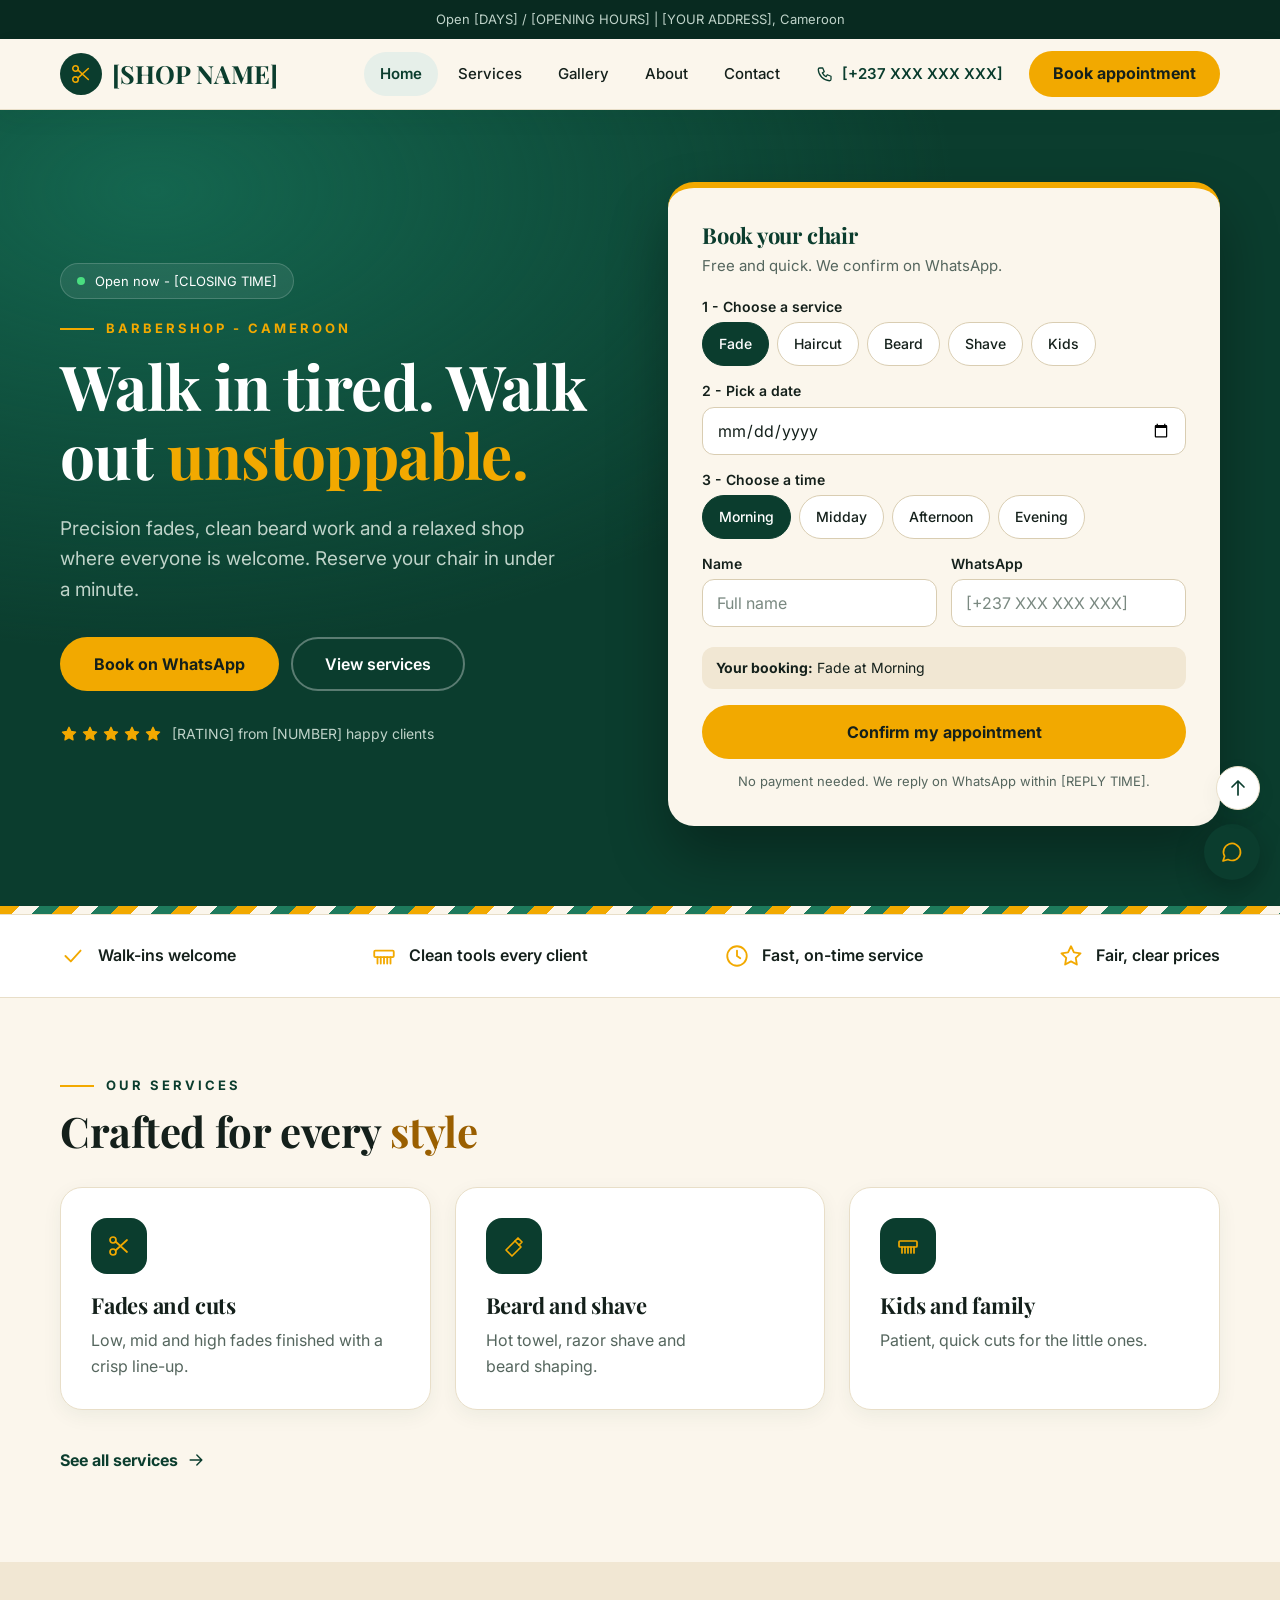
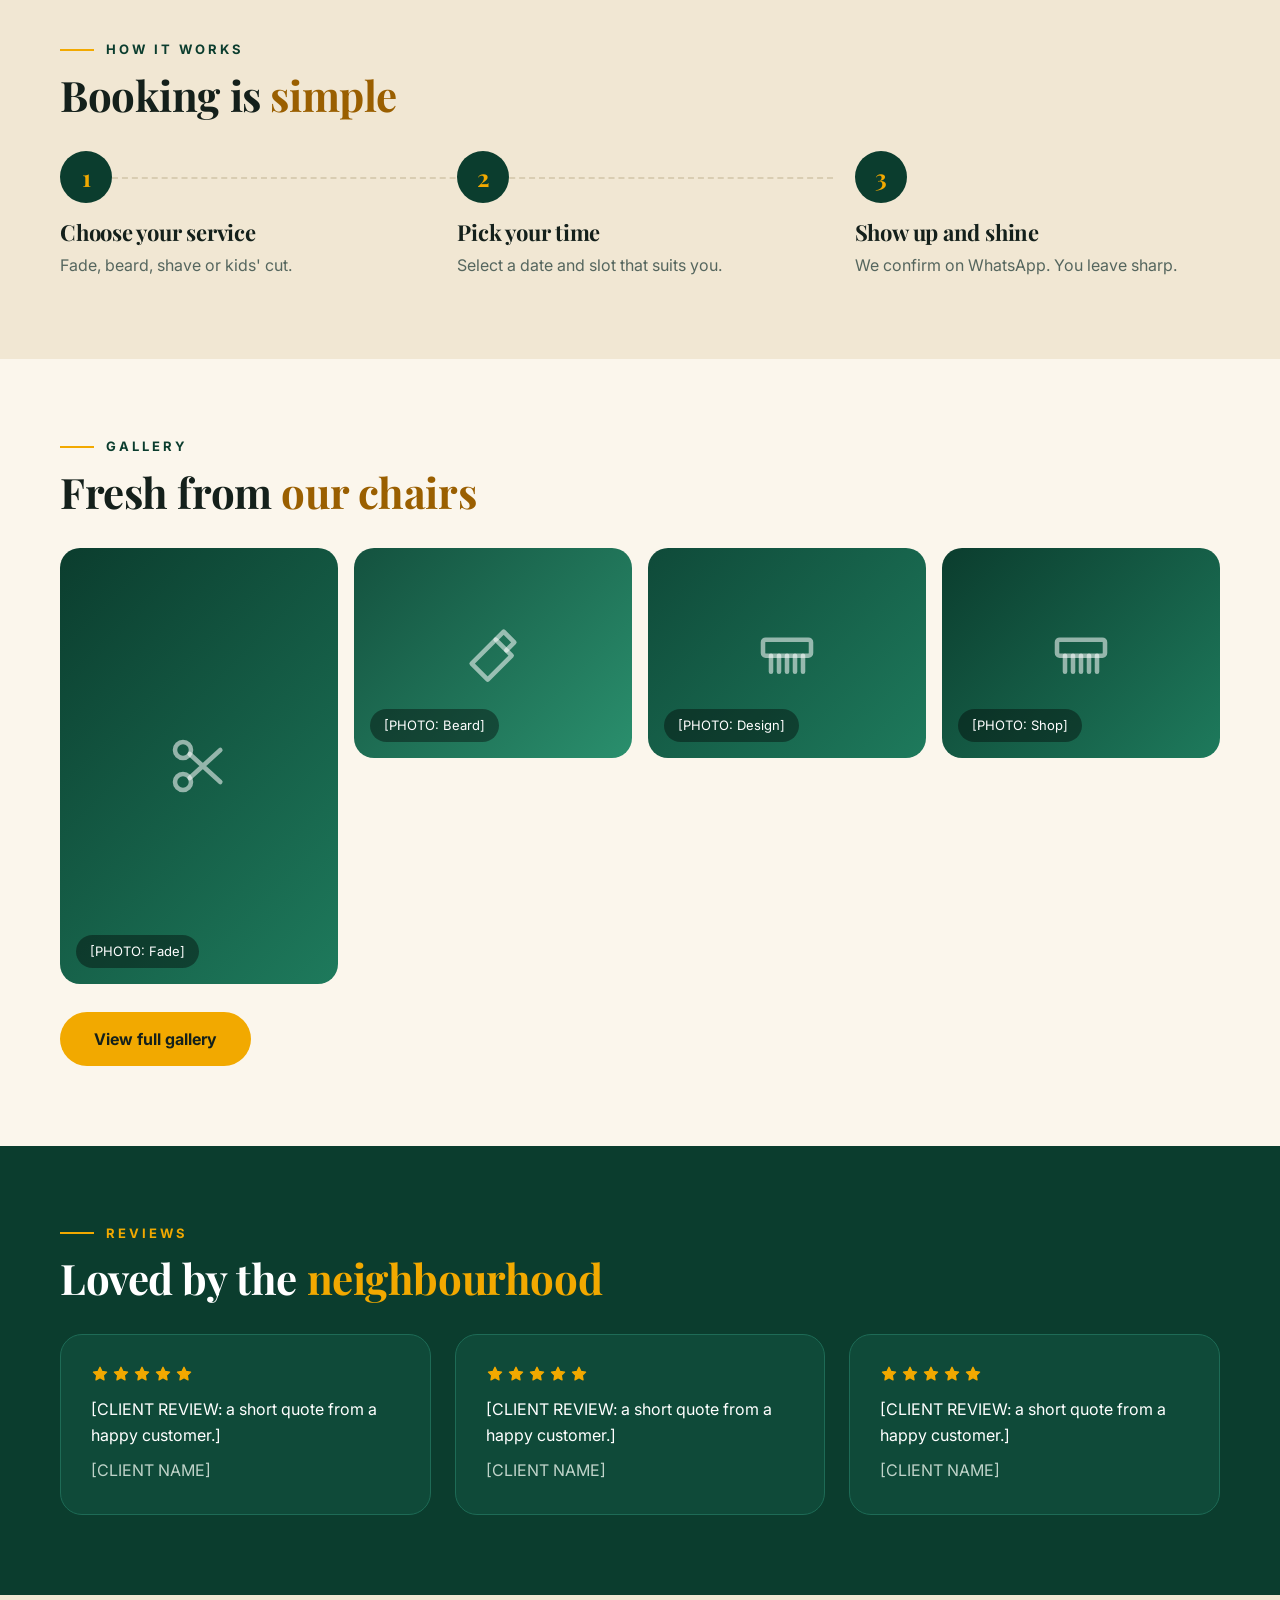
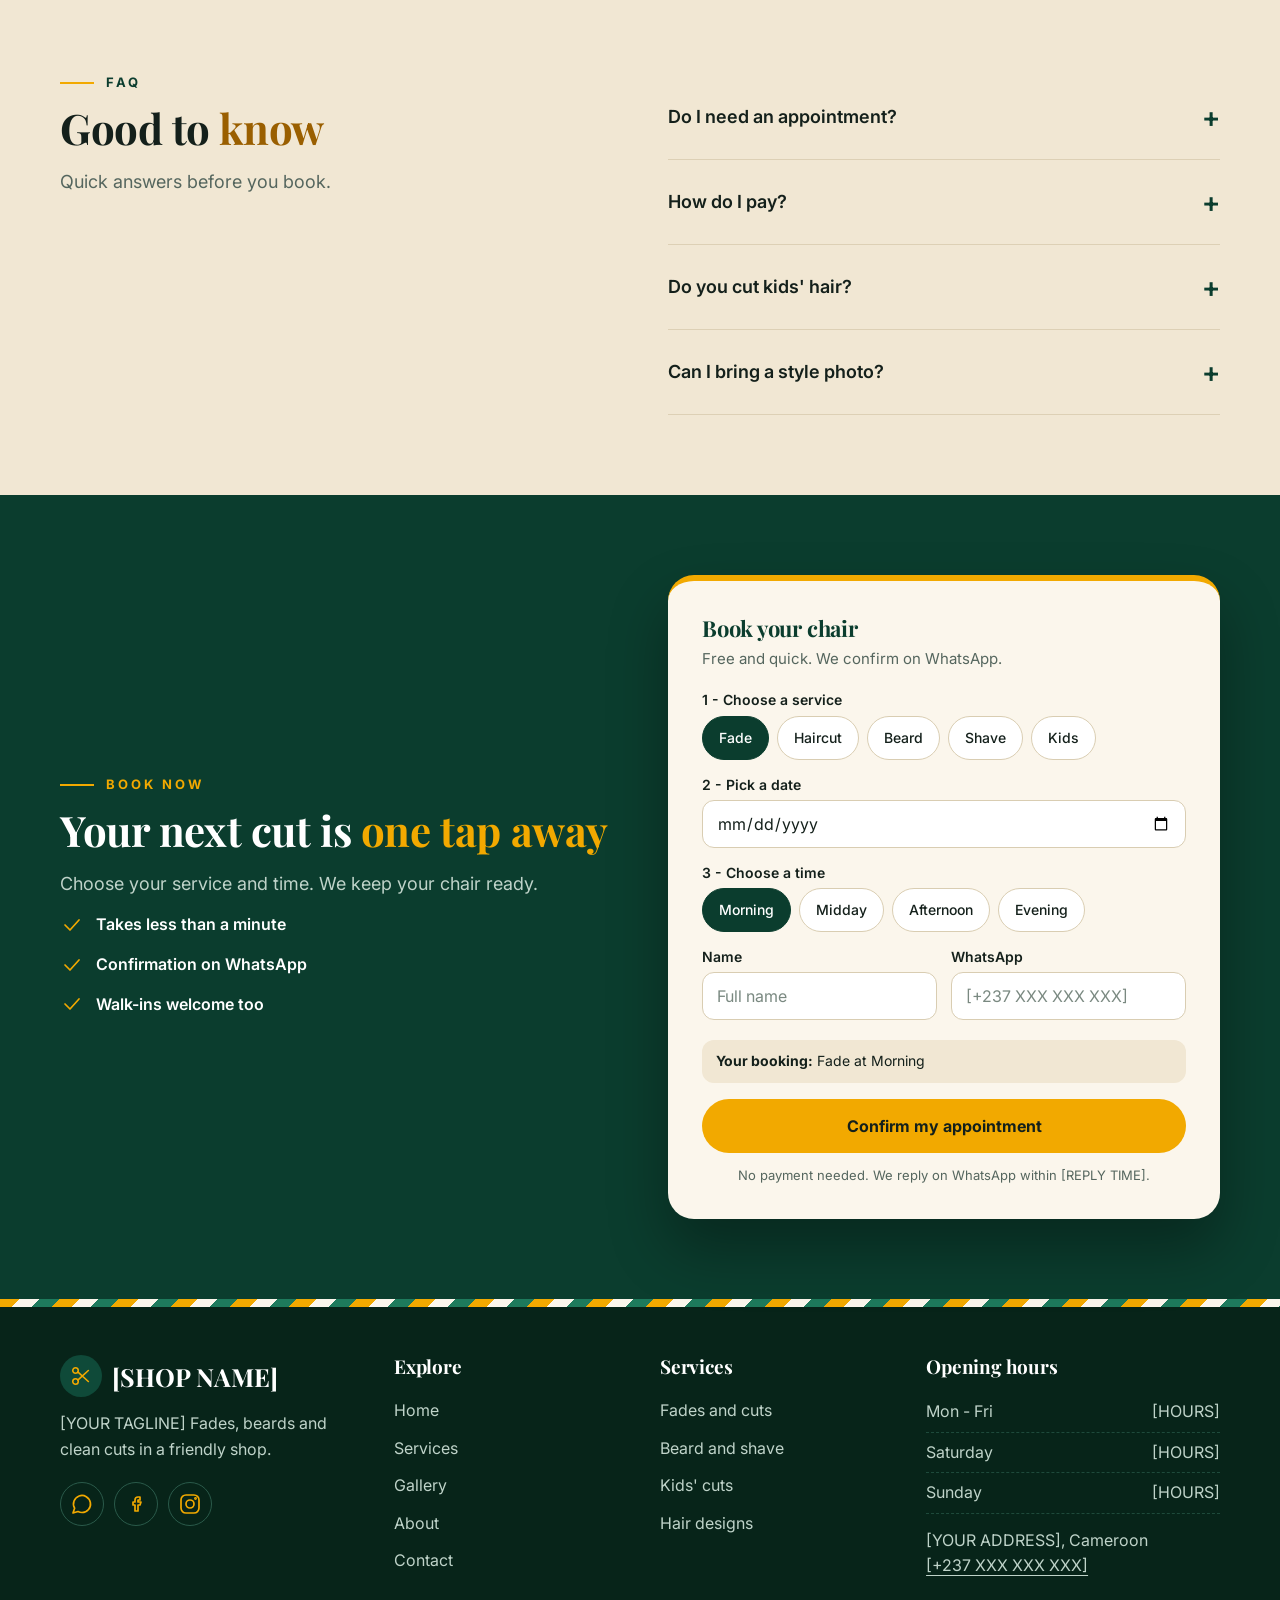
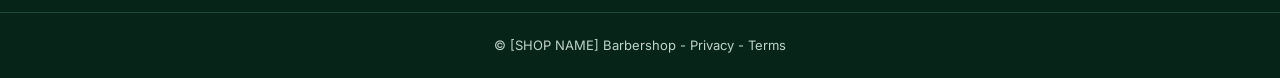
<file: index.html>
<!DOCTYPE html>
<html lang="en">
<head>
<meta charset="utf-8">
<meta name="viewport" content="width=device-width, initial-scale=1">
<title>[SHOP NAME] Barbershop | Book your chair</title>
<meta name="description" content="Fades, beard work and clean cuts. Book your barber appointment online in under a minute.">
<link rel="preconnect" href="https://fonts.googleapis.com">
<link rel="preconnect" href="https://fonts.gstatic.com" crossorigin>
<link rel="stylesheet" href="https://fonts.googleapis.com/css2?family=Inter:wght@400;500;600;700&family=Playfair+Display:wght@700&display=swap">
<link rel="stylesheet" href="style.css">
</head>
<body>
<span id="top"></span>
<a class="skip" href="#main">Skip to content</a>
<div class="topbar"><p>Open [DAYS] / [OPENING HOURS]<span class="topbar-addr"> | [YOUR ADDRESS], Cameroon</span></p></div>
<header class="site-header">
  <input type="checkbox" id="nav-toggle" class="nav-toggle" aria-label="Open or close the menu">
  <div class="container nav-inner">
    <a class="logo" href="index.html"><span class="logo-badge"><svg class="icon " viewBox="0 0 24 24" aria-hidden="true" focusable="false"><circle cx="6" cy="6" r="3"/><circle cx="6" cy="18" r="3"/><path d="M8.5 7.5L20 18M8.5 16.5L20 6"/></svg></span><span>[SHOP NAME]</span></a>
    <nav class="main-nav" aria-label="Main">
      <ul class="menu"><li><a href="index.html" aria-current="page">Home</a></li><li><a href="services.html">Services</a></li><li><a href="gallery.html">Gallery</a></li><li><a href="about.html">About</a></li><li><a href="contact.html">Contact</a></li><li class="phone"><a href="tel:+237XXXXXXXXX"><svg class="icon " viewBox="0 0 24 24" aria-hidden="true" focusable="false"><path d="M5 4h4l2 5-2.5 1.5a11 11 0 005 5L15 13l5 2v4a2 2 0 01-2 2A16 16 0 013 6a2 2 0 012-2z"/></svg>[+237 XXX XXX XXX]</a></li></ul>
    </nav>
    <a class="cta" href="#book">Book appointment</a>
    <label class="burger" for="nav-toggle" aria-label="Menu"><span></span><span></span><span></span></label>
  </div>
</header>
<main id="main">
<section class="hero" aria-labelledby="hero-title"><div class="section"><div class="container hero-grid">
  <div class="hero-copy">
    <p class="live"><i></i>Open now - [CLOSING TIME]</p>
    <p class="eyebrow">Barbershop - Cameroon</p>
    <h1 id="hero-title">Walk in tired. Walk out <em>unstoppable.</em></h1>
    <p class="hero-lead muted">Precision fades, clean beard work and a relaxed shop where everyone is welcome. Reserve your chair in under a minute.</p>
    <div class="hero-actions"><a class="btn btn-primary" href="https://wa.me/237XXXXXXXXX" target="_blank" rel="noopener">Book on WhatsApp</a><a class="btn btn-ghost" href="services.html">View services</a></div>
    <div class="rating"><span class="stars" aria-label="5 out of 5 stars"><svg class="icon fill" viewBox="0 0 24 24" aria-hidden="true" focusable="false"><path d="M12 3l2.7 5.6 6.1.9-4.4 4.3 1 6.1L12 17l-5.4 2.9 1-6.1L3.2 9.5l6.1-.9z"/></svg><svg class="icon fill" viewBox="0 0 24 24" aria-hidden="true" focusable="false"><path d="M12 3l2.7 5.6 6.1.9-4.4 4.3 1 6.1L12 17l-5.4 2.9 1-6.1L3.2 9.5l6.1-.9z"/></svg><svg class="icon fill" viewBox="0 0 24 24" aria-hidden="true" focusable="false"><path d="M12 3l2.7 5.6 6.1.9-4.4 4.3 1 6.1L12 17l-5.4 2.9 1-6.1L3.2 9.5l6.1-.9z"/></svg><svg class="icon fill" viewBox="0 0 24 24" aria-hidden="true" focusable="false"><path d="M12 3l2.7 5.6 6.1.9-4.4 4.3 1 6.1L12 17l-5.4 2.9 1-6.1L3.2 9.5l6.1-.9z"/></svg><svg class="icon fill" viewBox="0 0 24 24" aria-hidden="true" focusable="false"><path d="M12 3l2.7 5.6 6.1.9-4.4 4.3 1 6.1L12 17l-5.4 2.9 1-6.1L3.2 9.5l6.1-.9z"/></svg></span><span class="muted">[RATING] from [NUMBER] happy clients</span></div>
  </div>
  <form class="booking" action="#" method="post">
  <!-- Visual form only (HTML + CSS). Connect to Formspree, a PHP handler or a WhatsApp link later. -->
  <h3>Book your chair</h3>
  <p class="sub">Free and quick. We confirm on WhatsApp.</p>
  <fieldset><legend class="legend">1 - Choose a service</legend><div class="chips"><label class="chip"><input type="radio" name="service" value="fade" checked><span>Fade</span></label><label class="chip"><input type="radio" name="service" value="haircut"><span>Haircut</span></label><label class="chip"><input type="radio" name="service" value="beard"><span>Beard</span></label><label class="chip"><input type="radio" name="service" value="shave"><span>Shave</span></label><label class="chip"><input type="radio" name="service" value="kids"><span>Kids</span></label></div></fieldset>
  <label class="field">2 - Pick a date<input type="date" name="date" required><span class="err">Choose a date.</span></label>
  <fieldset><legend class="legend">3 - Choose a time</legend><div class="chips"><label class="chip"><input type="radio" name="time" value="morning" checked><span>Morning</span></label><label class="chip"><input type="radio" name="time" value="midday"><span>Midday</span></label><label class="chip"><input type="radio" name="time" value="afternoon"><span>Afternoon</span></label><label class="chip"><input type="radio" name="time" value="evening"><span>Evening</span></label></div></fieldset>
  <div class="field-row">
    <label class="field">Name<input type="text" name="name" autocomplete="name" placeholder="Full name" required><span class="err">Enter your name.</span></label>
    <label class="field">WhatsApp<input type="tel" name="phone" inputmode="tel" autocomplete="tel" placeholder="[+237 XXX XXX XXX]" required><span class="err">Enter your WhatsApp number.</span></label>
  </div>
  <p class="summary" aria-live="polite"><strong>Your booking:</strong> <span class="sv-fade">Fade</span><span class="sv-haircut">Haircut</span><span class="sv-beard">Beard</span><span class="sv-shave">Shave</span><span class="sv-kids">Kids</span> at <span class="tm-morning">Morning</span><span class="tm-midday">Midday</span><span class="tm-afternoon">Afternoon</span><span class="tm-evening">Evening</span></p>
  <button class="btn btn-primary" type="submit">Confirm my appointment</button>
  <p class="note">No payment needed. We reply on WhatsApp within [REPLY TIME].</p>
</form>
</div></div></section>
<section class="strip" aria-label="Why choose us"><div class="container"><ul><li><svg class="icon " viewBox="0 0 24 24" aria-hidden="true" focusable="false"><path d="M5 12l5 5 9-10"/></svg><span>Walk-ins welcome</span></li><li><svg class="icon " viewBox="0 0 24 24" aria-hidden="true" focusable="false"><rect x="3" y="7" width="18" height="6" rx="1"/><path d="M6 13v6M9 13v6M12 13v6M15 13v6M18 13v6"/></svg><span>Clean tools every client</span></li><li><svg class="icon " viewBox="0 0 24 24" aria-hidden="true" focusable="false"><circle cx="12" cy="12" r="9"/><path d="M12 7v5l3 2"/></svg><span>Fast, on-time service</span></li><li><svg class="icon " viewBox="0 0 24 24" aria-hidden="true" focusable="false"><path d="M12 3l2.7 5.6 6.1.9-4.4 4.3 1 6.1L12 17l-5.4 2.9 1-6.1L3.2 9.5l6.1-.9z"/></svg><span>Fair, clear prices</span></li></ul></div></section>
<section class="section bg-cream"><div class="container">
  <div class="section-head"><p class="eyebrow">Our services</p><h2>Crafted for every <em>style</em></h2></div>
  <div class="grid grid-3"><article class="card"><div class="icon-box"><svg class="icon " viewBox="0 0 24 24" aria-hidden="true" focusable="false"><circle cx="6" cy="6" r="3"/><circle cx="6" cy="18" r="3"/><path d="M8.5 7.5L20 18M8.5 16.5L20 6"/></svg></div><h3>Fades and cuts</h3><p class="muted">Low, mid and high fades finished with a crisp line-up.</p></article><article class="card"><div class="icon-box"><svg class="icon " viewBox="0 0 24 24" aria-hidden="true" focusable="false"><path d="M4 16l9-9 6 6-9 9z"/><path d="M13 7l3-3 4 4-3 3"/></svg></div><h3>Beard and shave</h3><p class="muted">Hot towel, razor shave and beard shaping.</p></article><article class="card"><div class="icon-box"><svg class="icon " viewBox="0 0 24 24" aria-hidden="true" focusable="false"><rect x="3" y="7" width="18" height="6" rx="1"/><path d="M6 13v6M9 13v6M12 13v6M15 13v6M18 13v6"/></svg></div><h3>Kids and family</h3><p class="muted">Patient, quick cuts for the little ones.</p></article></div>
  <a class="link-arrow" href="services.html">See all services <svg class="icon " viewBox="0 0 24 24" aria-hidden="true" focusable="false"><path d="M5 12h14M13 6l6 6-6 6"/></svg></a>
</div></section>
<section class="section bg-sand"><div class="container">
  <div class="section-head"><p class="eyebrow">How it works</p><h2>Booking is <em>simple</em></h2></div>
  <ol class="steps" style="list-style:none;margin:0;padding:0"><li><div class="num">1</div><h3>Choose your service</h3><p class="muted">Fade, beard, shave or kids' cut.</p></li><li><div class="num">2</div><h3>Pick your time</h3><p class="muted">Select a date and slot that suits you.</p></li><li><div class="num">3</div><h3>Show up and shine</h3><p class="muted">We confirm on WhatsApp. You leave sharp.</p></li></ol>
</div></section>
<section class="section bg-cream"><div class="container">
  <div class="section-head"><p class="eyebrow">Gallery</p><h2>Fresh from <em>our chairs</em></h2></div>
  <div class="gallery-grid"><a class="tile tall" href="gallery.html#photo-1" data-cat=""><span class="tile-bg g1"></span><svg class="icon tile-icon" viewBox="0 0 24 24" aria-hidden="true" focusable="false"><circle cx="6" cy="6" r="3"/><circle cx="6" cy="18" r="3"/><path d="M8.5 7.5L20 18M8.5 16.5L20 6"/></svg><span class="tile-label">[PHOTO: Fade]</span></a><a class="tile" href="gallery.html#photo-2" data-cat=""><span class="tile-bg g2"></span><svg class="icon tile-icon" viewBox="0 0 24 24" aria-hidden="true" focusable="false"><path d="M4 16l9-9 6 6-9 9z"/><path d="M13 7l3-3 4 4-3 3"/></svg><span class="tile-label">[PHOTO: Beard]</span></a><a class="tile" href="gallery.html#photo-3" data-cat=""><span class="tile-bg g3"></span><svg class="icon tile-icon" viewBox="0 0 24 24" aria-hidden="true" focusable="false"><rect x="3" y="7" width="18" height="6" rx="1"/><path d="M6 13v6M9 13v6M12 13v6M15 13v6M18 13v6"/></svg><span class="tile-label">[PHOTO: Design]</span></a><a class="tile" href="gallery.html#photo-5" data-cat=""><span class="tile-bg g1"></span><svg class="icon tile-icon" viewBox="0 0 24 24" aria-hidden="true" focusable="false"><rect x="3" y="7" width="18" height="6" rx="1"/><path d="M6 13v6M9 13v6M12 13v6M15 13v6M18 13v6"/></svg><span class="tile-label">[PHOTO: Shop]</span></a></div>
  <a class="btn btn-primary" style="margin-top:28px" href="gallery.html">View full gallery</a>
</div></section>
<section class="section bg-green"><div class="container">
  <div class="section-head"><p class="eyebrow">Reviews</p><h2>Loved by the <em>neighbourhood</em></h2></div>
  <div class="grid grid-3 carousel" tabindex="0" aria-label="Customer reviews, swipe to see more"><article class="card card--dark"><span class="stars" aria-label="5 out of 5 stars"><svg class="icon fill" viewBox="0 0 24 24" aria-hidden="true" focusable="false"><path d="M12 3l2.7 5.6 6.1.9-4.4 4.3 1 6.1L12 17l-5.4 2.9 1-6.1L3.2 9.5l6.1-.9z"/></svg><svg class="icon fill" viewBox="0 0 24 24" aria-hidden="true" focusable="false"><path d="M12 3l2.7 5.6 6.1.9-4.4 4.3 1 6.1L12 17l-5.4 2.9 1-6.1L3.2 9.5l6.1-.9z"/></svg><svg class="icon fill" viewBox="0 0 24 24" aria-hidden="true" focusable="false"><path d="M12 3l2.7 5.6 6.1.9-4.4 4.3 1 6.1L12 17l-5.4 2.9 1-6.1L3.2 9.5l6.1-.9z"/></svg><svg class="icon fill" viewBox="0 0 24 24" aria-hidden="true" focusable="false"><path d="M12 3l2.7 5.6 6.1.9-4.4 4.3 1 6.1L12 17l-5.4 2.9 1-6.1L3.2 9.5l6.1-.9z"/></svg><svg class="icon fill" viewBox="0 0 24 24" aria-hidden="true" focusable="false"><path d="M12 3l2.7 5.6 6.1.9-4.4 4.3 1 6.1L12 17l-5.4 2.9 1-6.1L3.2 9.5l6.1-.9z"/></svg></span><p>[CLIENT REVIEW: a short quote from a happy customer.]</p><p class="muted">[CLIENT NAME]</p></article><article class="card card--dark"><span class="stars" aria-label="5 out of 5 stars"><svg class="icon fill" viewBox="0 0 24 24" aria-hidden="true" focusable="false"><path d="M12 3l2.7 5.6 6.1.9-4.4 4.3 1 6.1L12 17l-5.4 2.9 1-6.1L3.2 9.5l6.1-.9z"/></svg><svg class="icon fill" viewBox="0 0 24 24" aria-hidden="true" focusable="false"><path d="M12 3l2.7 5.6 6.1.9-4.4 4.3 1 6.1L12 17l-5.4 2.9 1-6.1L3.2 9.5l6.1-.9z"/></svg><svg class="icon fill" viewBox="0 0 24 24" aria-hidden="true" focusable="false"><path d="M12 3l2.7 5.6 6.1.9-4.4 4.3 1 6.1L12 17l-5.4 2.9 1-6.1L3.2 9.5l6.1-.9z"/></svg><svg class="icon fill" viewBox="0 0 24 24" aria-hidden="true" focusable="false"><path d="M12 3l2.7 5.6 6.1.9-4.4 4.3 1 6.1L12 17l-5.4 2.9 1-6.1L3.2 9.5l6.1-.9z"/></svg><svg class="icon fill" viewBox="0 0 24 24" aria-hidden="true" focusable="false"><path d="M12 3l2.7 5.6 6.1.9-4.4 4.3 1 6.1L12 17l-5.4 2.9 1-6.1L3.2 9.5l6.1-.9z"/></svg></span><p>[CLIENT REVIEW: a short quote from a happy customer.]</p><p class="muted">[CLIENT NAME]</p></article><article class="card card--dark"><span class="stars" aria-label="5 out of 5 stars"><svg class="icon fill" viewBox="0 0 24 24" aria-hidden="true" focusable="false"><path d="M12 3l2.7 5.6 6.1.9-4.4 4.3 1 6.1L12 17l-5.4 2.9 1-6.1L3.2 9.5l6.1-.9z"/></svg><svg class="icon fill" viewBox="0 0 24 24" aria-hidden="true" focusable="false"><path d="M12 3l2.7 5.6 6.1.9-4.4 4.3 1 6.1L12 17l-5.4 2.9 1-6.1L3.2 9.5l6.1-.9z"/></svg><svg class="icon fill" viewBox="0 0 24 24" aria-hidden="true" focusable="false"><path d="M12 3l2.7 5.6 6.1.9-4.4 4.3 1 6.1L12 17l-5.4 2.9 1-6.1L3.2 9.5l6.1-.9z"/></svg><svg class="icon fill" viewBox="0 0 24 24" aria-hidden="true" focusable="false"><path d="M12 3l2.7 5.6 6.1.9-4.4 4.3 1 6.1L12 17l-5.4 2.9 1-6.1L3.2 9.5l6.1-.9z"/></svg><svg class="icon fill" viewBox="0 0 24 24" aria-hidden="true" focusable="false"><path d="M12 3l2.7 5.6 6.1.9-4.4 4.3 1 6.1L12 17l-5.4 2.9 1-6.1L3.2 9.5l6.1-.9z"/></svg></span><p>[CLIENT REVIEW: a short quote from a happy customer.]</p><p class="muted">[CLIENT NAME]</p></article></div>
</div></section>
<section class="section bg-sand faq"><div class="container split split-top">
  <div><p class="eyebrow">FAQ</p><h2>Good to <em>know</em></h2><p class="muted lead">Quick answers before you book.</p></div>
  <div><details><summary>Do I need an appointment?</summary><p>Walk-ins are welcome, but booking guarantees your time.</p></details><details><summary>How do I pay?</summary><p>[PAYMENT METHODS, e.g. cash, Mobile Money]</p></details><details><summary>Do you cut kids' hair?</summary><p>Yes. [AGE RANGE] welcome, with patient, quick cuts.</p></details><details><summary>Can I bring a style photo?</summary><p>Yes. Show us the look and we will match it.</p></details></div>
</div></section>
<section class="section bg-green" id="book" aria-labelledby="book-title">
  <div class="container split">
    <div>
      <p class="eyebrow">Book now</p>
      <h2 id="book-title">Your next cut is <em>one tap away</em></h2>
      <p class="muted lead">Choose your service and time. We keep your chair ready.</p>
      <ul class="checks"><li><svg class="icon " viewBox="0 0 24 24" aria-hidden="true" focusable="false"><path d="M5 12l5 5 9-10"/></svg>Takes less than a minute</li><li><svg class="icon " viewBox="0 0 24 24" aria-hidden="true" focusable="false"><path d="M5 12l5 5 9-10"/></svg>Confirmation on WhatsApp</li><li><svg class="icon " viewBox="0 0 24 24" aria-hidden="true" focusable="false"><path d="M5 12l5 5 9-10"/></svg>Walk-ins welcome too</li></ul>
    </div>
    <form class="booking" action="#" method="post">
  <!-- Visual form only (HTML + CSS). Connect to Formspree, a PHP handler or a WhatsApp link later. -->
  <h3>Book your chair</h3>
  <p class="sub">Free and quick. We confirm on WhatsApp.</p>
  <fieldset><legend class="legend">1 - Choose a service</legend><div class="chips"><label class="chip"><input type="radio" name="service" value="fade" checked><span>Fade</span></label><label class="chip"><input type="radio" name="service" value="haircut"><span>Haircut</span></label><label class="chip"><input type="radio" name="service" value="beard"><span>Beard</span></label><label class="chip"><input type="radio" name="service" value="shave"><span>Shave</span></label><label class="chip"><input type="radio" name="service" value="kids"><span>Kids</span></label></div></fieldset>
  <label class="field">2 - Pick a date<input type="date" name="date" required><span class="err">Choose a date.</span></label>
  <fieldset><legend class="legend">3 - Choose a time</legend><div class="chips"><label class="chip"><input type="radio" name="time" value="morning" checked><span>Morning</span></label><label class="chip"><input type="radio" name="time" value="midday"><span>Midday</span></label><label class="chip"><input type="radio" name="time" value="afternoon"><span>Afternoon</span></label><label class="chip"><input type="radio" name="time" value="evening"><span>Evening</span></label></div></fieldset>
  <div class="field-row">
    <label class="field">Name<input type="text" name="name" autocomplete="name" placeholder="Full name" required><span class="err">Enter your name.</span></label>
    <label class="field">WhatsApp<input type="tel" name="phone" inputmode="tel" autocomplete="tel" placeholder="[+237 XXX XXX XXX]" required><span class="err">Enter your WhatsApp number.</span></label>
  </div>
  <p class="summary" aria-live="polite"><strong>Your booking:</strong> <span class="sv-fade">Fade</span><span class="sv-haircut">Haircut</span><span class="sv-beard">Beard</span><span class="sv-shave">Shave</span><span class="sv-kids">Kids</span> at <span class="tm-morning">Morning</span><span class="tm-midday">Midday</span><span class="tm-afternoon">Afternoon</span><span class="tm-evening">Evening</span></p>
  <button class="btn btn-primary" type="submit">Confirm my appointment</button>
  <p class="note">No payment needed. We reply on WhatsApp within [REPLY TIME].</p>
</form>
  </div>
</section>
</main>
<footer class="site-footer">
  <div class="container footer-grid">
    <div><a class="logo" href="index.html"><span class="logo-badge"><svg class="icon " viewBox="0 0 24 24" aria-hidden="true" focusable="false"><circle cx="6" cy="6" r="3"/><circle cx="6" cy="18" r="3"/><path d="M8.5 7.5L20 18M8.5 16.5L20 6"/></svg></span><span>[SHOP NAME]</span></a><p class="tagline">[YOUR TAGLINE] Fades, beards and clean cuts in a friendly shop.</p><div class="social"><a href="#" aria-label="WhatsApp"><svg class="icon " viewBox="0 0 24 24" aria-hidden="true" focusable="false"><path d="M3 21l1.6-4.8A8.5 8.5 0 1112 20.5a8.5 8.5 0 01-4-1z"/></svg></a><a href="#" aria-label="Facebook"><svg class="icon " viewBox="0 0 24 24" aria-hidden="true" focusable="false"><path d="M14 8h2V5h-2a3 3 0 00-3 3v2H9v3h2v6h3v-6h2l1-3h-3V8z"/></svg></a><a href="#" aria-label="Instagram"><svg class="icon " viewBox="0 0 24 24" aria-hidden="true" focusable="false"><rect x="3" y="3" width="18" height="18" rx="5"/><circle cx="12" cy="12" r="4"/><circle cx="17.5" cy="6.5" r=".6"/></svg></a></div></div>
    <div class="footer-links"><h3>Explore</h3><a href="index.html">Home</a><br><a href="services.html">Services</a><br><a href="gallery.html">Gallery</a><br><a href="about.html">About</a><br><a href="contact.html">Contact</a><br></div>
    <div class="footer-links"><h3>Services</h3><a href="services.html">Fades and cuts</a><br><a href="services.html">Beard and shave</a><br><a href="services.html">Kids' cuts</a><br><a href="services.html">Hair designs</a><br></div>
    <div><h3>Opening hours</h3><ul class="hours"><li><span>Mon - Fri</span><span>[HOURS]</span></li><li><span>Saturday</span><span>[HOURS]</span></li><li><span>Sunday</span><span>[HOURS]</span></li></ul><p class="address">[YOUR ADDRESS], Cameroon<br><a href="tel:+237XXXXXXXXX">[+237 XXX XXX XXX]</a></p></div>
  </div>
  <p class="legal">&copy; [SHOP NAME] Barbershop - Privacy - Terms</p>
</footer>
<div class="progress" aria-hidden="true"></div>
<nav class="action-bar" aria-label="Quick actions">
  <a href="tel:+237XXXXXXXXX"><svg class="icon " viewBox="0 0 24 24" aria-hidden="true" focusable="false"><path d="M5 4h4l2 5-2.5 1.5a11 11 0 005 5L15 13l5 2v4a2 2 0 01-2 2A16 16 0 013 6a2 2 0 012-2z"/></svg>Call</a>
  <a href="https://wa.me/237XXXXXXXXX" target="_blank" rel="noopener"><svg class="icon " viewBox="0 0 24 24" aria-hidden="true" focusable="false"><path d="M3 21l1.6-4.8A8.5 8.5 0 1112 20.5a8.5 8.5 0 01-4-1z"/></svg>WhatsApp</a>
  <a class="primary" href="#book"><svg class="icon " viewBox="0 0 24 24" aria-hidden="true" focusable="false"><circle cx="12" cy="12" r="9"/><path d="M12 7v5l3 2"/></svg>Book now</a>
</nav>
<a class="fab-wa" href="https://wa.me/237XXXXXXXXX" target="_blank" rel="noopener" aria-label="Chat on WhatsApp"><svg class="icon " viewBox="0 0 24 24" aria-hidden="true" focusable="false"><path d="M3 21l1.6-4.8A8.5 8.5 0 1112 20.5a8.5 8.5 0 01-4-1z"/></svg><span>Chat with us</span></a>
<a class="to-top" href="#top" aria-label="Back to top"><svg class="icon" viewBox="0 0 24 24" aria-hidden="true" focusable="false"><path d="M12 19V5M6 11l6-6 6 6"/></svg></a>
</body>
</html>
</file>
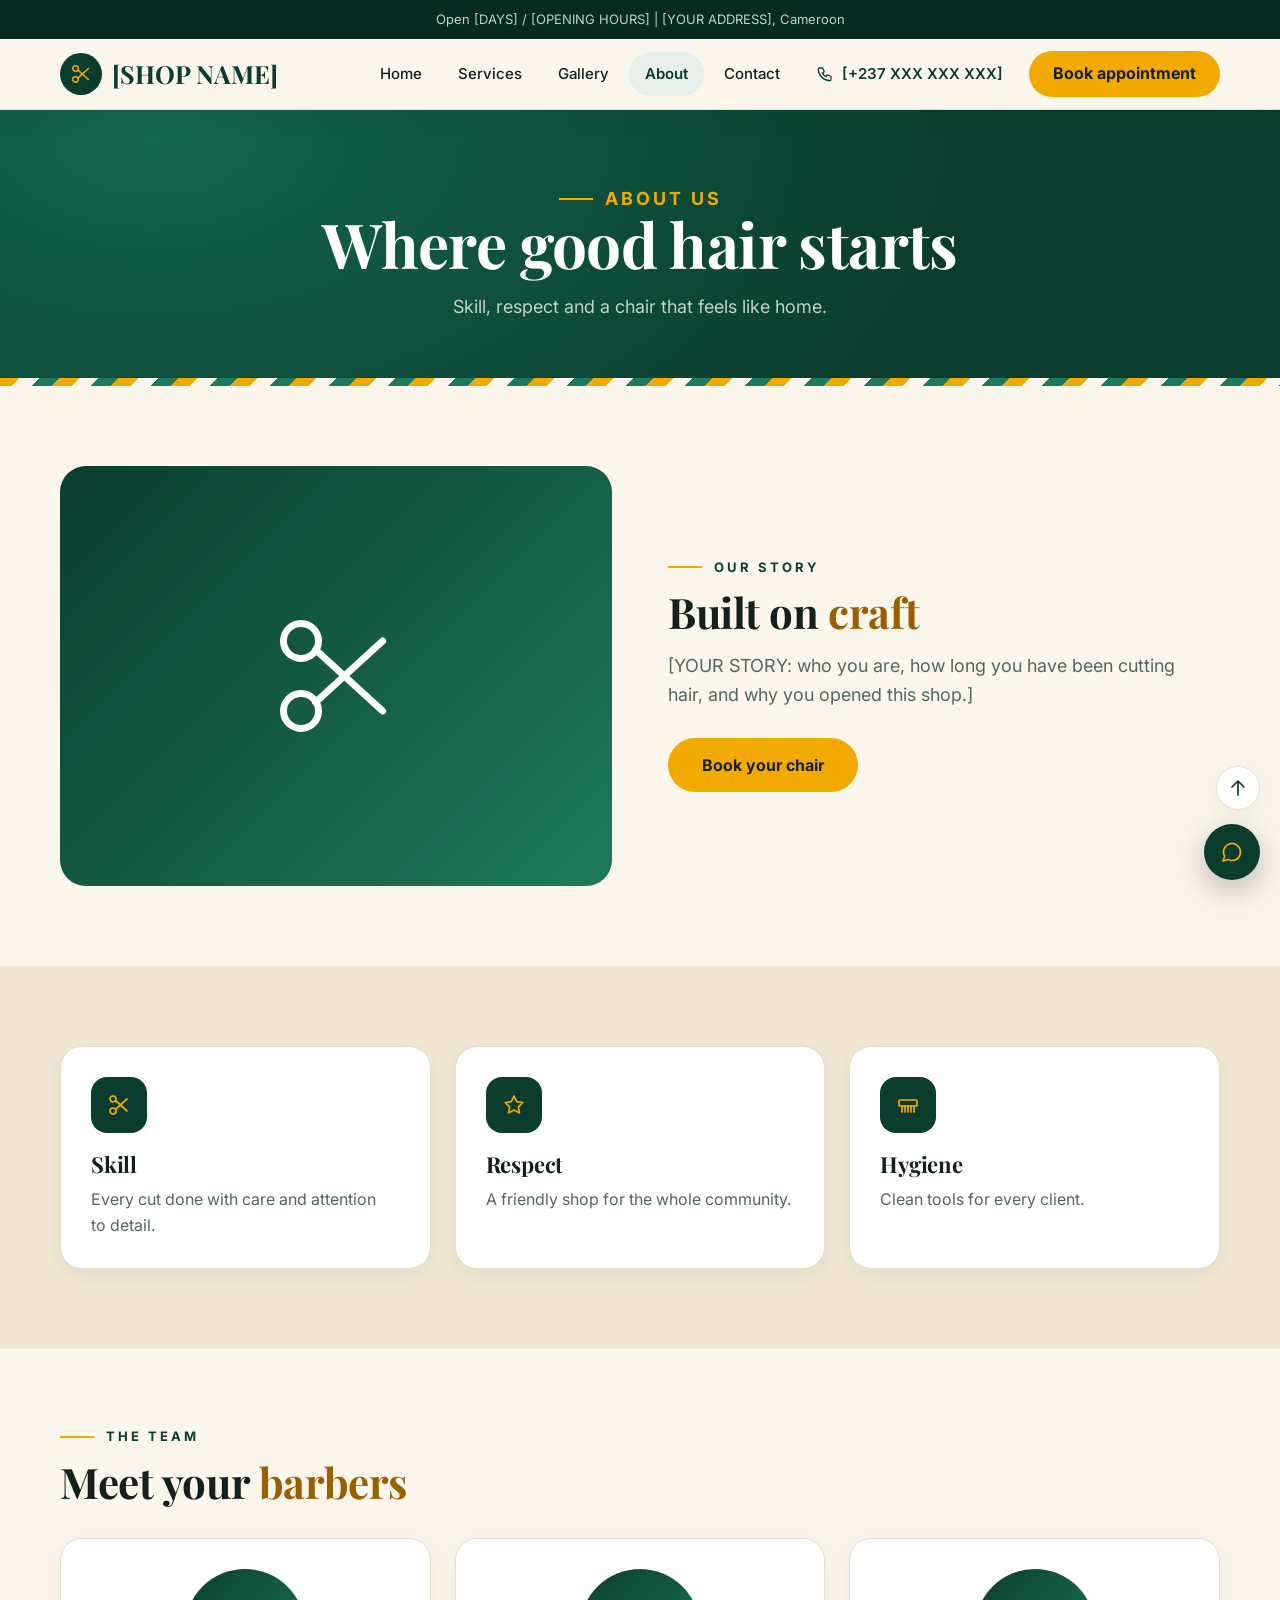
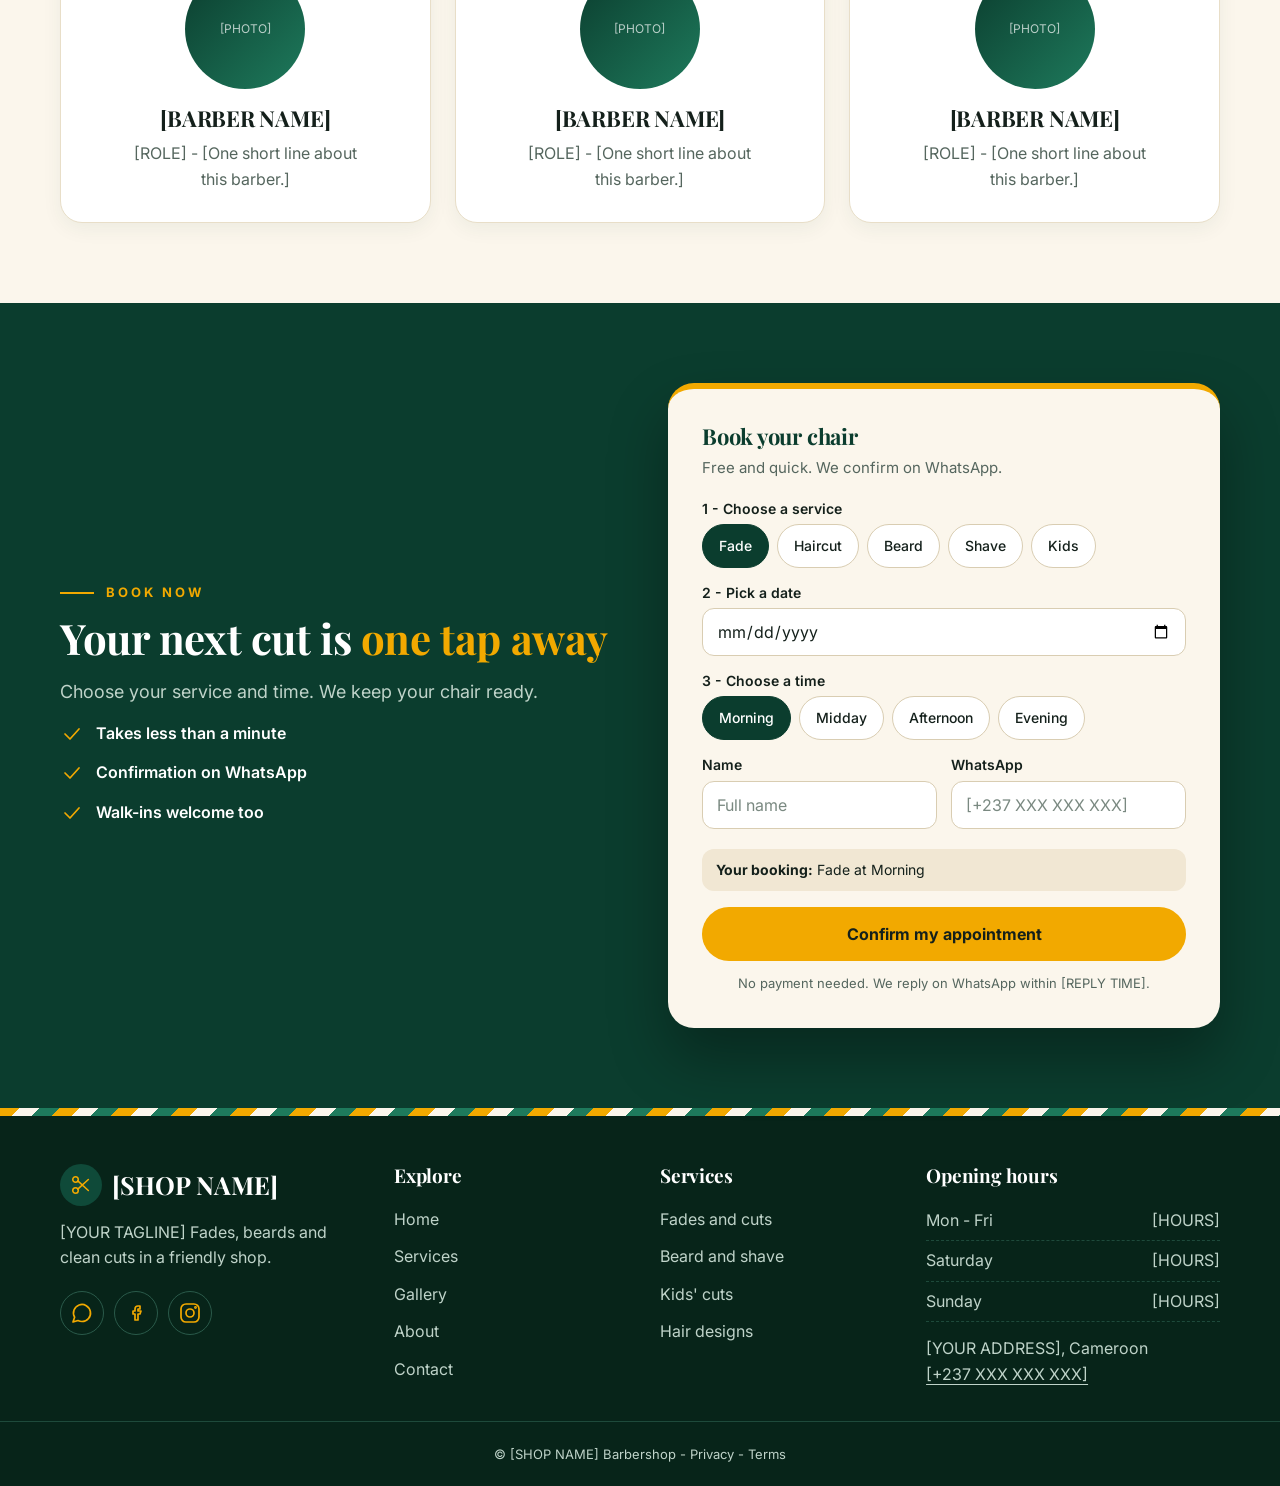
<file: about.html>
<!DOCTYPE html>
<html lang="en">
<head>
<meta charset="utf-8">
<meta name="viewport" content="width=device-width, initial-scale=1">
<title>About us | [SHOP NAME] Barbershop</title>
<meta name="description" content="Skill, respect and a chair that feels like home.">
<link rel="preconnect" href="https://fonts.googleapis.com">
<link rel="preconnect" href="https://fonts.gstatic.com" crossorigin>
<link rel="stylesheet" href="https://fonts.googleapis.com/css2?family=Inter:wght@400;500;600;700&family=Playfair+Display:wght@700&display=swap">
<link rel="stylesheet" href="style.css">
</head>
<body>
<span id="top"></span>
<a class="skip" href="#main">Skip to content</a>
<div class="topbar"><p>Open [DAYS] / [OPENING HOURS]<span class="topbar-addr"> | [YOUR ADDRESS], Cameroon</span></p></div>
<header class="site-header">
  <input type="checkbox" id="nav-toggle" class="nav-toggle" aria-label="Open or close the menu">
  <div class="container nav-inner">
    <a class="logo" href="index.html"><span class="logo-badge"><svg class="icon " viewBox="0 0 24 24" aria-hidden="true" focusable="false"><circle cx="6" cy="6" r="3"/><circle cx="6" cy="18" r="3"/><path d="M8.5 7.5L20 18M8.5 16.5L20 6"/></svg></span><span>[SHOP NAME]</span></a>
    <nav class="main-nav" aria-label="Main">
      <ul class="menu"><li><a href="index.html">Home</a></li><li><a href="services.html">Services</a></li><li><a href="gallery.html">Gallery</a></li><li><a href="about.html" aria-current="page">About</a></li><li><a href="contact.html">Contact</a></li><li class="phone"><a href="tel:+237XXXXXXXXX"><svg class="icon " viewBox="0 0 24 24" aria-hidden="true" focusable="false"><path d="M5 4h4l2 5-2.5 1.5a11 11 0 005 5L15 13l5 2v4a2 2 0 01-2 2A16 16 0 013 6a2 2 0 012-2z"/></svg>[+237 XXX XXX XXX]</a></li></ul>
    </nav>
    <a class="cta" href="#book">Book appointment</a>
    <label class="burger" for="nav-toggle" aria-label="Menu"><span></span><span></span><span></span></label>
  </div>
</header>
<main id="main">
<section class="banner"><div class="container"><p class="eyebrow">About us</p><h1>Where good hair starts</h1><p class="muted">Skill, respect and a chair that feels like home.</p></div></section><section class="section bg-cream"><div class="container split">
  <div class="about-panel"><svg class="icon " viewBox="0 0 24 24" aria-hidden="true" focusable="false"><circle cx="6" cy="6" r="3"/><circle cx="6" cy="18" r="3"/><path d="M8.5 7.5L20 18M8.5 16.5L20 6"/></svg></div>
  <div class="about-copy"><p class="eyebrow">Our story</p><h2>Built on <em>craft</em></h2><p class="muted lead">[YOUR STORY: who you are, how long you have been cutting hair, and why you opened this shop.]</p><a class="btn btn-primary" href="#book">Book your chair</a></div>
</div></section>
<section class="section bg-sand"><div class="container"><div class="grid grid-3"><article class="card"><div class="icon-box"><svg class="icon " viewBox="0 0 24 24" aria-hidden="true" focusable="false"><circle cx="6" cy="6" r="3"/><circle cx="6" cy="18" r="3"/><path d="M8.5 7.5L20 18M8.5 16.5L20 6"/></svg></div><h3>Skill</h3><p class="muted">Every cut done with care and attention to detail.</p></article><article class="card"><div class="icon-box"><svg class="icon " viewBox="0 0 24 24" aria-hidden="true" focusable="false"><path d="M12 3l2.7 5.6 6.1.9-4.4 4.3 1 6.1L12 17l-5.4 2.9 1-6.1L3.2 9.5l6.1-.9z"/></svg></div><h3>Respect</h3><p class="muted">A friendly shop for the whole community.</p></article><article class="card"><div class="icon-box"><svg class="icon " viewBox="0 0 24 24" aria-hidden="true" focusable="false"><rect x="3" y="7" width="18" height="6" rx="1"/><path d="M6 13v6M9 13v6M12 13v6M15 13v6M18 13v6"/></svg></div><h3>Hygiene</h3><p class="muted">Clean tools for every client.</p></article></div></div></section>
<section class="section bg-cream"><div class="container"><div class="section-head"><p class="eyebrow">The team</p><h2>Meet your <em>barbers</em></h2></div><div class="grid grid-3"><article class="card team"><div class="avatar">[PHOTO]</div><h3>[BARBER NAME]</h3><p class="muted">[ROLE] - [One short line about this barber.]</p></article><article class="card team"><div class="avatar">[PHOTO]</div><h3>[BARBER NAME]</h3><p class="muted">[ROLE] - [One short line about this barber.]</p></article><article class="card team"><div class="avatar">[PHOTO]</div><h3>[BARBER NAME]</h3><p class="muted">[ROLE] - [One short line about this barber.]</p></article></div></div></section>
<section class="section bg-green" id="book" aria-labelledby="book-title">
  <div class="container split">
    <div>
      <p class="eyebrow">Book now</p>
      <h2 id="book-title">Your next cut is <em>one tap away</em></h2>
      <p class="muted lead">Choose your service and time. We keep your chair ready.</p>
      <ul class="checks"><li><svg class="icon " viewBox="0 0 24 24" aria-hidden="true" focusable="false"><path d="M5 12l5 5 9-10"/></svg>Takes less than a minute</li><li><svg class="icon " viewBox="0 0 24 24" aria-hidden="true" focusable="false"><path d="M5 12l5 5 9-10"/></svg>Confirmation on WhatsApp</li><li><svg class="icon " viewBox="0 0 24 24" aria-hidden="true" focusable="false"><path d="M5 12l5 5 9-10"/></svg>Walk-ins welcome too</li></ul>
    </div>
    <form class="booking" action="#" method="post">
  <!-- Visual form only (HTML + CSS). Connect to Formspree, a PHP handler or a WhatsApp link later. -->
  <h3>Book your chair</h3>
  <p class="sub">Free and quick. We confirm on WhatsApp.</p>
  <fieldset><legend class="legend">1 - Choose a service</legend><div class="chips"><label class="chip"><input type="radio" name="service" value="fade" checked><span>Fade</span></label><label class="chip"><input type="radio" name="service" value="haircut"><span>Haircut</span></label><label class="chip"><input type="radio" name="service" value="beard"><span>Beard</span></label><label class="chip"><input type="radio" name="service" value="shave"><span>Shave</span></label><label class="chip"><input type="radio" name="service" value="kids"><span>Kids</span></label></div></fieldset>
  <label class="field">2 - Pick a date<input type="date" name="date" required><span class="err">Choose a date.</span></label>
  <fieldset><legend class="legend">3 - Choose a time</legend><div class="chips"><label class="chip"><input type="radio" name="time" value="morning" checked><span>Morning</span></label><label class="chip"><input type="radio" name="time" value="midday"><span>Midday</span></label><label class="chip"><input type="radio" name="time" value="afternoon"><span>Afternoon</span></label><label class="chip"><input type="radio" name="time" value="evening"><span>Evening</span></label></div></fieldset>
  <div class="field-row">
    <label class="field">Name<input type="text" name="name" autocomplete="name" placeholder="Full name" required><span class="err">Enter your name.</span></label>
    <label class="field">WhatsApp<input type="tel" name="phone" inputmode="tel" autocomplete="tel" placeholder="[+237 XXX XXX XXX]" required><span class="err">Enter your WhatsApp number.</span></label>
  </div>
  <p class="summary" aria-live="polite"><strong>Your booking:</strong> <span class="sv-fade">Fade</span><span class="sv-haircut">Haircut</span><span class="sv-beard">Beard</span><span class="sv-shave">Shave</span><span class="sv-kids">Kids</span> at <span class="tm-morning">Morning</span><span class="tm-midday">Midday</span><span class="tm-afternoon">Afternoon</span><span class="tm-evening">Evening</span></p>
  <button class="btn btn-primary" type="submit">Confirm my appointment</button>
  <p class="note">No payment needed. We reply on WhatsApp within [REPLY TIME].</p>
</form>
  </div>
</section>
</main>
<footer class="site-footer">
  <div class="container footer-grid">
    <div><a class="logo" href="index.html"><span class="logo-badge"><svg class="icon " viewBox="0 0 24 24" aria-hidden="true" focusable="false"><circle cx="6" cy="6" r="3"/><circle cx="6" cy="18" r="3"/><path d="M8.5 7.5L20 18M8.5 16.5L20 6"/></svg></span><span>[SHOP NAME]</span></a><p class="tagline">[YOUR TAGLINE] Fades, beards and clean cuts in a friendly shop.</p><div class="social"><a href="#" aria-label="WhatsApp"><svg class="icon " viewBox="0 0 24 24" aria-hidden="true" focusable="false"><path d="M3 21l1.6-4.8A8.5 8.5 0 1112 20.5a8.5 8.5 0 01-4-1z"/></svg></a><a href="#" aria-label="Facebook"><svg class="icon " viewBox="0 0 24 24" aria-hidden="true" focusable="false"><path d="M14 8h2V5h-2a3 3 0 00-3 3v2H9v3h2v6h3v-6h2l1-3h-3V8z"/></svg></a><a href="#" aria-label="Instagram"><svg class="icon " viewBox="0 0 24 24" aria-hidden="true" focusable="false"><rect x="3" y="3" width="18" height="18" rx="5"/><circle cx="12" cy="12" r="4"/><circle cx="17.5" cy="6.5" r=".6"/></svg></a></div></div>
    <div class="footer-links"><h3>Explore</h3><a href="index.html">Home</a><br><a href="services.html">Services</a><br><a href="gallery.html">Gallery</a><br><a href="about.html">About</a><br><a href="contact.html">Contact</a><br></div>
    <div class="footer-links"><h3>Services</h3><a href="services.html">Fades and cuts</a><br><a href="services.html">Beard and shave</a><br><a href="services.html">Kids' cuts</a><br><a href="services.html">Hair designs</a><br></div>
    <div><h3>Opening hours</h3><ul class="hours"><li><span>Mon - Fri</span><span>[HOURS]</span></li><li><span>Saturday</span><span>[HOURS]</span></li><li><span>Sunday</span><span>[HOURS]</span></li></ul><p class="address">[YOUR ADDRESS], Cameroon<br><a href="tel:+237XXXXXXXXX">[+237 XXX XXX XXX]</a></p></div>
  </div>
  <p class="legal">&copy; [SHOP NAME] Barbershop - Privacy - Terms</p>
</footer>
<div class="progress" aria-hidden="true"></div>
<nav class="action-bar" aria-label="Quick actions">
  <a href="tel:+237XXXXXXXXX"><svg class="icon " viewBox="0 0 24 24" aria-hidden="true" focusable="false"><path d="M5 4h4l2 5-2.5 1.5a11 11 0 005 5L15 13l5 2v4a2 2 0 01-2 2A16 16 0 013 6a2 2 0 012-2z"/></svg>Call</a>
  <a href="https://wa.me/237XXXXXXXXX" target="_blank" rel="noopener"><svg class="icon " viewBox="0 0 24 24" aria-hidden="true" focusable="false"><path d="M3 21l1.6-4.8A8.5 8.5 0 1112 20.5a8.5 8.5 0 01-4-1z"/></svg>WhatsApp</a>
  <a class="primary" href="#book"><svg class="icon " viewBox="0 0 24 24" aria-hidden="true" focusable="false"><circle cx="12" cy="12" r="9"/><path d="M12 7v5l3 2"/></svg>Book now</a>
</nav>
<a class="fab-wa" href="https://wa.me/237XXXXXXXXX" target="_blank" rel="noopener" aria-label="Chat on WhatsApp"><svg class="icon " viewBox="0 0 24 24" aria-hidden="true" focusable="false"><path d="M3 21l1.6-4.8A8.5 8.5 0 1112 20.5a8.5 8.5 0 01-4-1z"/></svg><span>Chat with us</span></a>
<a class="to-top" href="#top" aria-label="Back to top"><svg class="icon" viewBox="0 0 24 24" aria-hidden="true" focusable="false"><path d="M12 19V5M6 11l6-6 6 6"/></svg></a>
</body>
</html>
</file>
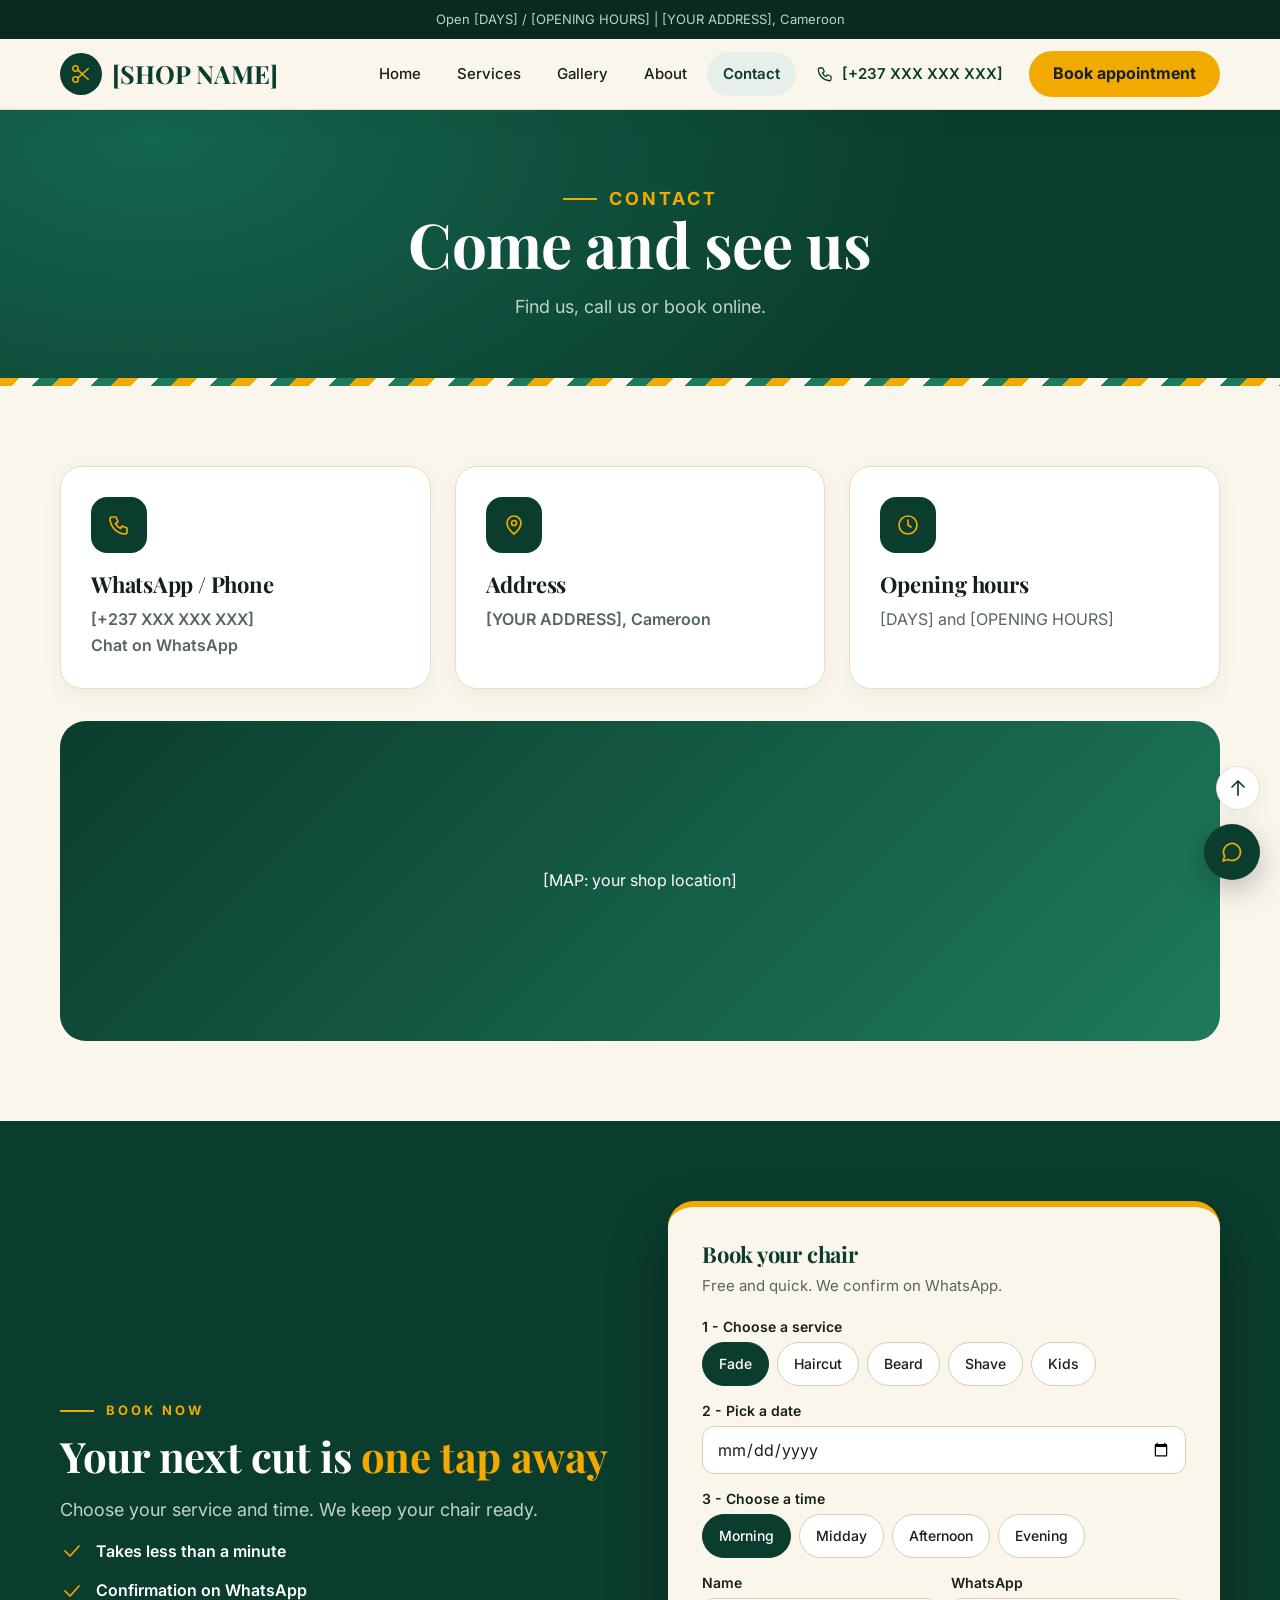
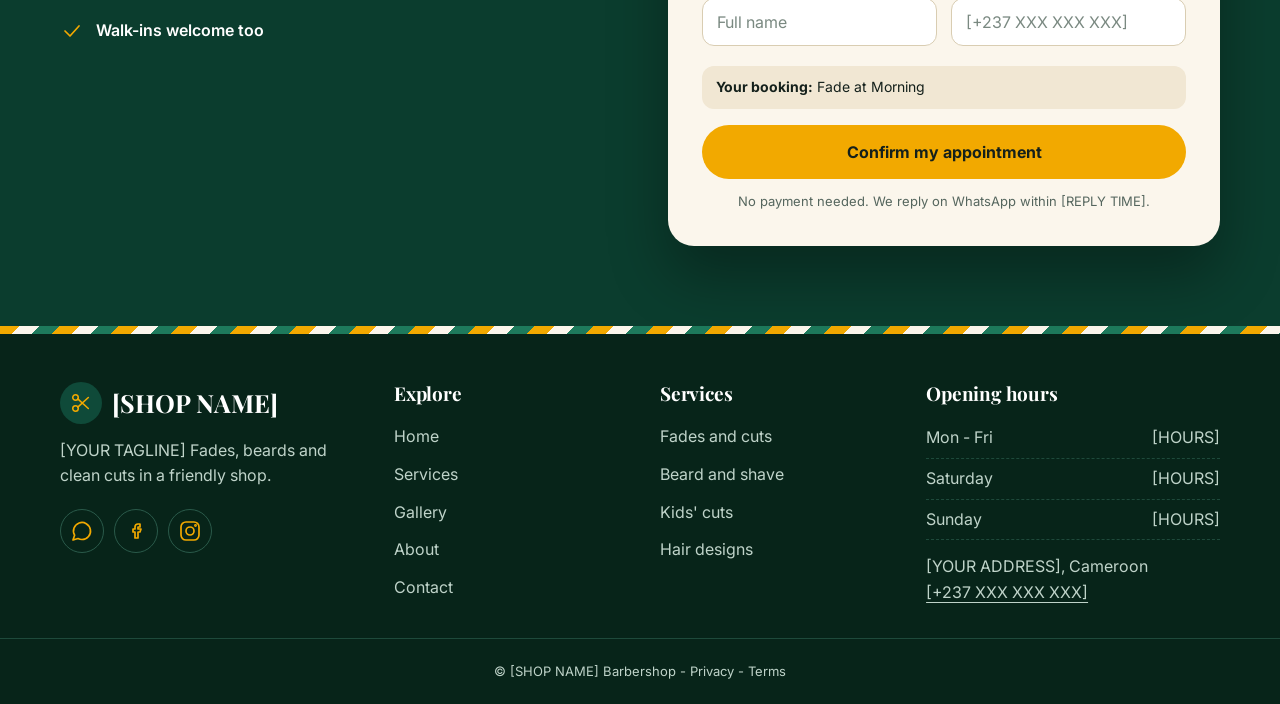
<file: contact.html>
<!DOCTYPE html>
<html lang="en">
<head>
<meta charset="utf-8">
<meta name="viewport" content="width=device-width, initial-scale=1">
<title>Contact | [SHOP NAME] Barbershop</title>
<meta name="description" content="Find us, call us or book your barber appointment online.">
<link rel="preconnect" href="https://fonts.googleapis.com">
<link rel="preconnect" href="https://fonts.gstatic.com" crossorigin>
<link rel="stylesheet" href="https://fonts.googleapis.com/css2?family=Inter:wght@400;500;600;700&family=Playfair+Display:wght@700&display=swap">
<link rel="stylesheet" href="style.css">
</head>
<body>
<span id="top"></span>
<a class="skip" href="#main">Skip to content</a>
<div class="topbar"><p>Open [DAYS] / [OPENING HOURS]<span class="topbar-addr"> | [YOUR ADDRESS], Cameroon</span></p></div>
<header class="site-header">
  <input type="checkbox" id="nav-toggle" class="nav-toggle" aria-label="Open or close the menu">
  <div class="container nav-inner">
    <a class="logo" href="index.html"><span class="logo-badge"><svg class="icon " viewBox="0 0 24 24" aria-hidden="true" focusable="false"><circle cx="6" cy="6" r="3"/><circle cx="6" cy="18" r="3"/><path d="M8.5 7.5L20 18M8.5 16.5L20 6"/></svg></span><span>[SHOP NAME]</span></a>
    <nav class="main-nav" aria-label="Main">
      <ul class="menu"><li><a href="index.html">Home</a></li><li><a href="services.html">Services</a></li><li><a href="gallery.html">Gallery</a></li><li><a href="about.html">About</a></li><li><a href="contact.html" aria-current="page">Contact</a></li><li class="phone"><a href="tel:+237XXXXXXXXX"><svg class="icon " viewBox="0 0 24 24" aria-hidden="true" focusable="false"><path d="M5 4h4l2 5-2.5 1.5a11 11 0 005 5L15 13l5 2v4a2 2 0 01-2 2A16 16 0 013 6a2 2 0 012-2z"/></svg>[+237 XXX XXX XXX]</a></li></ul>
    </nav>
    <a class="cta" href="#book">Book appointment</a>
    <label class="burger" for="nav-toggle" aria-label="Menu"><span></span><span></span><span></span></label>
  </div>
</header>
<main id="main">
<section class="banner"><div class="container"><p class="eyebrow">Contact</p><h1>Come and see us</h1><p class="muted">Find us, call us or book online.</p></div></section><section class="section bg-cream"><div class="container">
  <div class="grid grid-3">
    <article class="card"><div class="icon-box"><svg class="icon " viewBox="0 0 24 24" aria-hidden="true" focusable="false"><path d="M5 4h4l2 5-2.5 1.5a11 11 0 005 5L15 13l5 2v4a2 2 0 01-2 2A16 16 0 013 6a2 2 0 012-2z"/></svg></div><h3>WhatsApp / Phone</h3><p class="muted"><a href="tel:+237XXXXXXXXX">[+237 XXX XXX XXX]</a><br><a href="https://wa.me/237XXXXXXXXX" target="_blank" rel="noopener">Chat on WhatsApp</a></p></article>
    <article class="card"><div class="icon-box"><svg class="icon " viewBox="0 0 24 24" aria-hidden="true" focusable="false"><path d="M12 21s7-6 7-11a7 7 0 10-14 0c0 5 7 11 7 11z"/><circle cx="12" cy="10" r="2.5"/></svg></div><h3>Address</h3><p class="muted"><a href="#map">[YOUR ADDRESS], Cameroon</a></p></article>
    <article class="card"><div class="icon-box"><svg class="icon " viewBox="0 0 24 24" aria-hidden="true" focusable="false"><circle cx="12" cy="12" r="9"/><path d="M12 7v5l3 2"/></svg></div><h3>Opening hours</h3><p class="muted">[DAYS] and [OPENING HOURS]</p></article>
  </div>
  <!-- Replace this block with a Google Maps iframe later. -->
  <div class="map" id="map" role="img" aria-label="Map of the shop location">[MAP: your shop location]</div>
</div></section>
<section class="section bg-green" id="book" aria-labelledby="book-title">
  <div class="container split">
    <div>
      <p class="eyebrow">Book now</p>
      <h2 id="book-title">Your next cut is <em>one tap away</em></h2>
      <p class="muted lead">Choose your service and time. We keep your chair ready.</p>
      <ul class="checks"><li><svg class="icon " viewBox="0 0 24 24" aria-hidden="true" focusable="false"><path d="M5 12l5 5 9-10"/></svg>Takes less than a minute</li><li><svg class="icon " viewBox="0 0 24 24" aria-hidden="true" focusable="false"><path d="M5 12l5 5 9-10"/></svg>Confirmation on WhatsApp</li><li><svg class="icon " viewBox="0 0 24 24" aria-hidden="true" focusable="false"><path d="M5 12l5 5 9-10"/></svg>Walk-ins welcome too</li></ul>
    </div>
    <form class="booking" action="#" method="post">
  <!-- Visual form only (HTML + CSS). Connect to Formspree, a PHP handler or a WhatsApp link later. -->
  <h3>Book your chair</h3>
  <p class="sub">Free and quick. We confirm on WhatsApp.</p>
  <fieldset><legend class="legend">1 - Choose a service</legend><div class="chips"><label class="chip"><input type="radio" name="service" value="fade" checked><span>Fade</span></label><label class="chip"><input type="radio" name="service" value="haircut"><span>Haircut</span></label><label class="chip"><input type="radio" name="service" value="beard"><span>Beard</span></label><label class="chip"><input type="radio" name="service" value="shave"><span>Shave</span></label><label class="chip"><input type="radio" name="service" value="kids"><span>Kids</span></label></div></fieldset>
  <label class="field">2 - Pick a date<input type="date" name="date" required><span class="err">Choose a date.</span></label>
  <fieldset><legend class="legend">3 - Choose a time</legend><div class="chips"><label class="chip"><input type="radio" name="time" value="morning" checked><span>Morning</span></label><label class="chip"><input type="radio" name="time" value="midday"><span>Midday</span></label><label class="chip"><input type="radio" name="time" value="afternoon"><span>Afternoon</span></label><label class="chip"><input type="radio" name="time" value="evening"><span>Evening</span></label></div></fieldset>
  <div class="field-row">
    <label class="field">Name<input type="text" name="name" autocomplete="name" placeholder="Full name" required><span class="err">Enter your name.</span></label>
    <label class="field">WhatsApp<input type="tel" name="phone" inputmode="tel" autocomplete="tel" placeholder="[+237 XXX XXX XXX]" required><span class="err">Enter your WhatsApp number.</span></label>
  </div>
  <p class="summary" aria-live="polite"><strong>Your booking:</strong> <span class="sv-fade">Fade</span><span class="sv-haircut">Haircut</span><span class="sv-beard">Beard</span><span class="sv-shave">Shave</span><span class="sv-kids">Kids</span> at <span class="tm-morning">Morning</span><span class="tm-midday">Midday</span><span class="tm-afternoon">Afternoon</span><span class="tm-evening">Evening</span></p>
  <button class="btn btn-primary" type="submit">Confirm my appointment</button>
  <p class="note">No payment needed. We reply on WhatsApp within [REPLY TIME].</p>
</form>
  </div>
</section>
</main>
<footer class="site-footer">
  <div class="container footer-grid">
    <div><a class="logo" href="index.html"><span class="logo-badge"><svg class="icon " viewBox="0 0 24 24" aria-hidden="true" focusable="false"><circle cx="6" cy="6" r="3"/><circle cx="6" cy="18" r="3"/><path d="M8.5 7.5L20 18M8.5 16.5L20 6"/></svg></span><span>[SHOP NAME]</span></a><p class="tagline">[YOUR TAGLINE] Fades, beards and clean cuts in a friendly shop.</p><div class="social"><a href="#" aria-label="WhatsApp"><svg class="icon " viewBox="0 0 24 24" aria-hidden="true" focusable="false"><path d="M3 21l1.6-4.8A8.5 8.5 0 1112 20.5a8.5 8.5 0 01-4-1z"/></svg></a><a href="#" aria-label="Facebook"><svg class="icon " viewBox="0 0 24 24" aria-hidden="true" focusable="false"><path d="M14 8h2V5h-2a3 3 0 00-3 3v2H9v3h2v6h3v-6h2l1-3h-3V8z"/></svg></a><a href="#" aria-label="Instagram"><svg class="icon " viewBox="0 0 24 24" aria-hidden="true" focusable="false"><rect x="3" y="3" width="18" height="18" rx="5"/><circle cx="12" cy="12" r="4"/><circle cx="17.5" cy="6.5" r=".6"/></svg></a></div></div>
    <div class="footer-links"><h3>Explore</h3><a href="index.html">Home</a><br><a href="services.html">Services</a><br><a href="gallery.html">Gallery</a><br><a href="about.html">About</a><br><a href="contact.html">Contact</a><br></div>
    <div class="footer-links"><h3>Services</h3><a href="services.html">Fades and cuts</a><br><a href="services.html">Beard and shave</a><br><a href="services.html">Kids' cuts</a><br><a href="services.html">Hair designs</a><br></div>
    <div><h3>Opening hours</h3><ul class="hours"><li><span>Mon - Fri</span><span>[HOURS]</span></li><li><span>Saturday</span><span>[HOURS]</span></li><li><span>Sunday</span><span>[HOURS]</span></li></ul><p class="address">[YOUR ADDRESS], Cameroon<br><a href="tel:+237XXXXXXXXX">[+237 XXX XXX XXX]</a></p></div>
  </div>
  <p class="legal">&copy; [SHOP NAME] Barbershop - Privacy - Terms</p>
</footer>
<div class="progress" aria-hidden="true"></div>
<nav class="action-bar" aria-label="Quick actions">
  <a href="tel:+237XXXXXXXXX"><svg class="icon " viewBox="0 0 24 24" aria-hidden="true" focusable="false"><path d="M5 4h4l2 5-2.5 1.5a11 11 0 005 5L15 13l5 2v4a2 2 0 01-2 2A16 16 0 013 6a2 2 0 012-2z"/></svg>Call</a>
  <a href="https://wa.me/237XXXXXXXXX" target="_blank" rel="noopener"><svg class="icon " viewBox="0 0 24 24" aria-hidden="true" focusable="false"><path d="M3 21l1.6-4.8A8.5 8.5 0 1112 20.5a8.5 8.5 0 01-4-1z"/></svg>WhatsApp</a>
  <a class="primary" href="#book"><svg class="icon " viewBox="0 0 24 24" aria-hidden="true" focusable="false"><circle cx="12" cy="12" r="9"/><path d="M12 7v5l3 2"/></svg>Book now</a>
</nav>
<a class="fab-wa" href="https://wa.me/237XXXXXXXXX" target="_blank" rel="noopener" aria-label="Chat on WhatsApp"><svg class="icon " viewBox="0 0 24 24" aria-hidden="true" focusable="false"><path d="M3 21l1.6-4.8A8.5 8.5 0 1112 20.5a8.5 8.5 0 01-4-1z"/></svg><span>Chat with us</span></a>
<a class="to-top" href="#top" aria-label="Back to top"><svg class="icon" viewBox="0 0 24 24" aria-hidden="true" focusable="false"><path d="M12 19V5M6 11l6-6 6 6"/></svg></a>
</body>
</html>
</file>
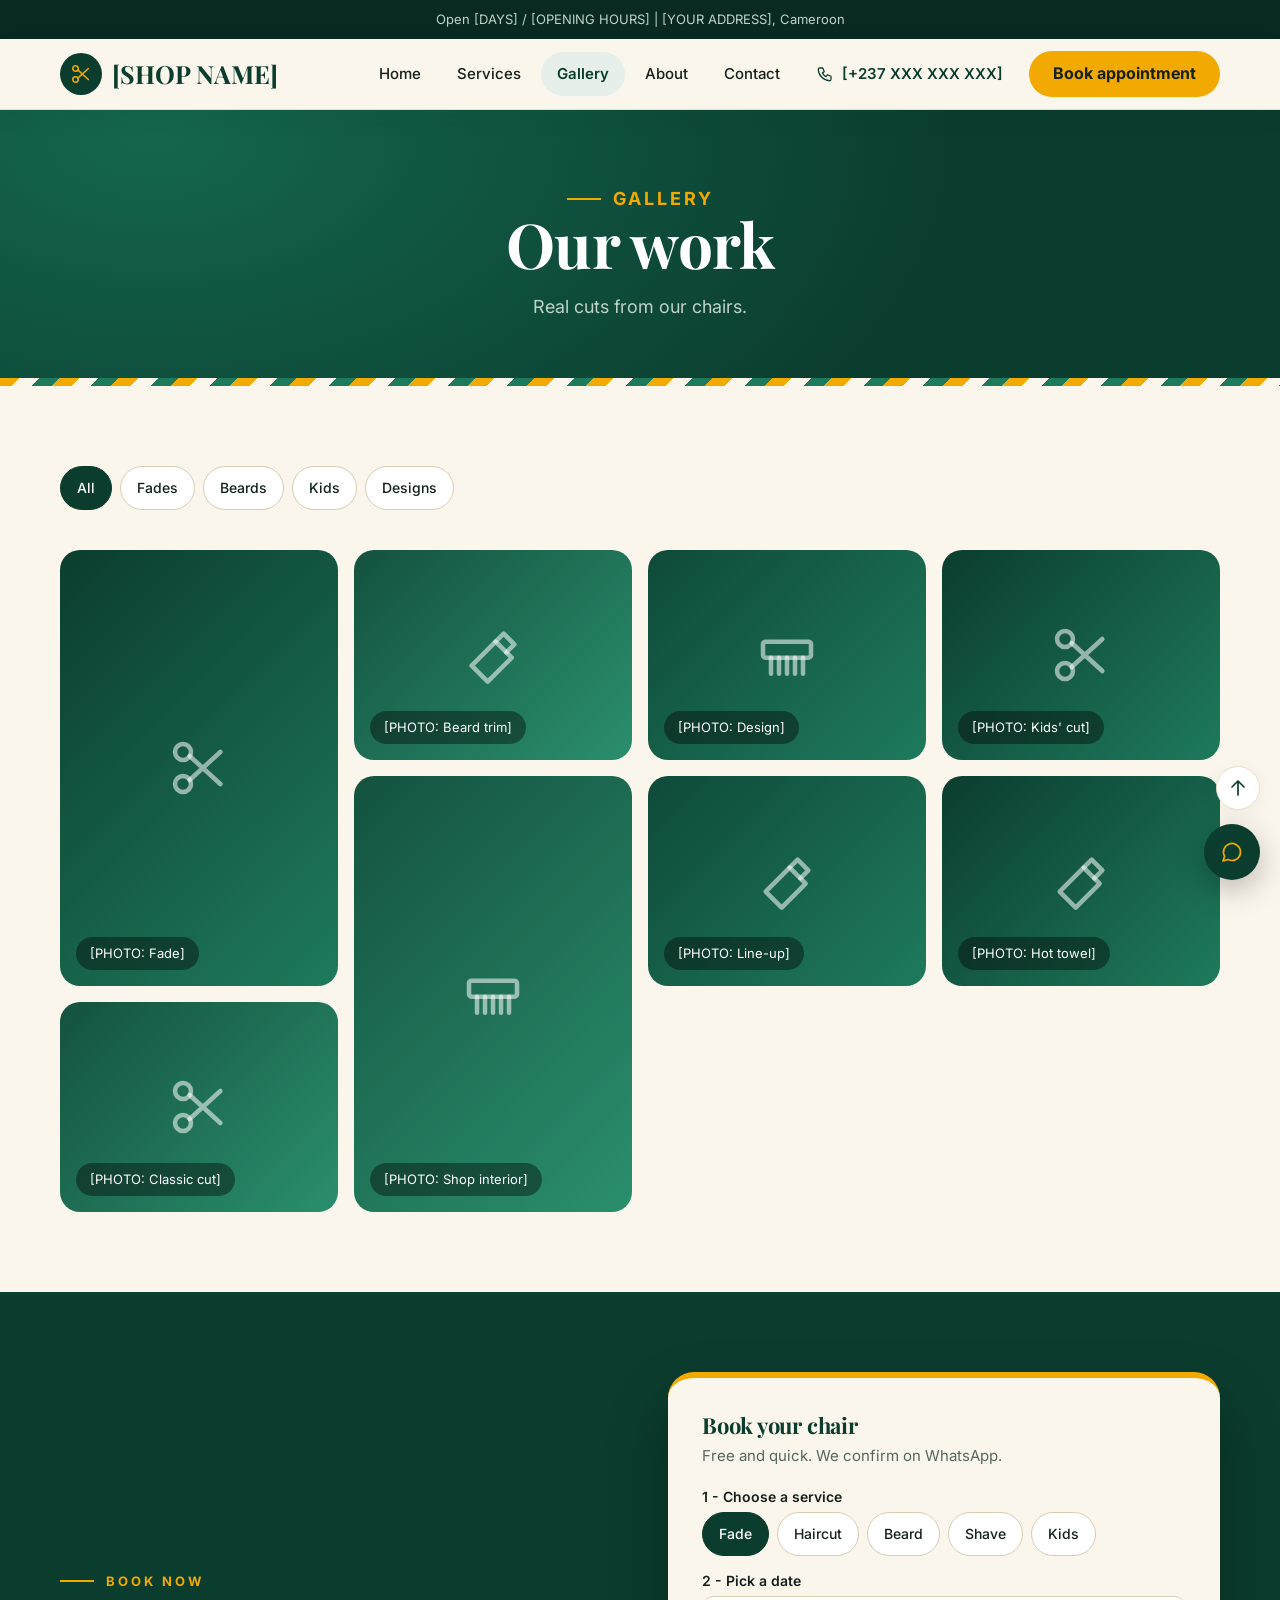
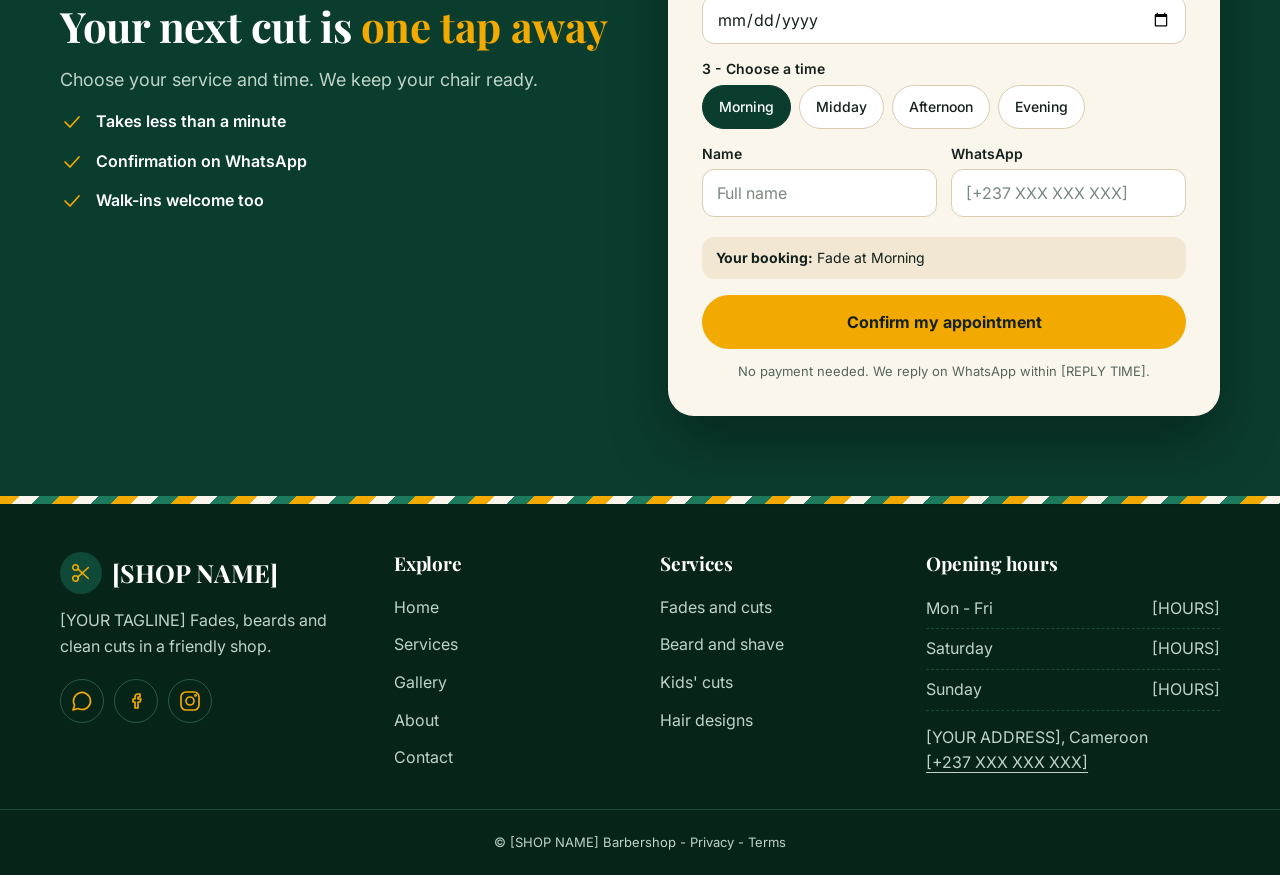
<file: gallery.html>
<!DOCTYPE html>
<html lang="en">
<head>
<meta charset="utf-8">
<meta name="viewport" content="width=device-width, initial-scale=1">
<title>Gallery | [SHOP NAME] Barbershop</title>
<meta name="description" content="Fresh fades, beard trims and designs from our chairs.">
<link rel="preconnect" href="https://fonts.googleapis.com">
<link rel="preconnect" href="https://fonts.gstatic.com" crossorigin>
<link rel="stylesheet" href="https://fonts.googleapis.com/css2?family=Inter:wght@400;500;600;700&family=Playfair+Display:wght@700&display=swap">
<link rel="stylesheet" href="style.css">
</head>
<body>
<span id="top"></span>
<a class="skip" href="#main">Skip to content</a>
<div class="topbar"><p>Open [DAYS] / [OPENING HOURS]<span class="topbar-addr"> | [YOUR ADDRESS], Cameroon</span></p></div>
<header class="site-header">
  <input type="checkbox" id="nav-toggle" class="nav-toggle" aria-label="Open or close the menu">
  <div class="container nav-inner">
    <a class="logo" href="index.html"><span class="logo-badge"><svg class="icon " viewBox="0 0 24 24" aria-hidden="true" focusable="false"><circle cx="6" cy="6" r="3"/><circle cx="6" cy="18" r="3"/><path d="M8.5 7.5L20 18M8.5 16.5L20 6"/></svg></span><span>[SHOP NAME]</span></a>
    <nav class="main-nav" aria-label="Main">
      <ul class="menu"><li><a href="index.html">Home</a></li><li><a href="services.html">Services</a></li><li><a href="gallery.html" aria-current="page">Gallery</a></li><li><a href="about.html">About</a></li><li><a href="contact.html">Contact</a></li><li class="phone"><a href="tel:+237XXXXXXXXX"><svg class="icon " viewBox="0 0 24 24" aria-hidden="true" focusable="false"><path d="M5 4h4l2 5-2.5 1.5a11 11 0 005 5L15 13l5 2v4a2 2 0 01-2 2A16 16 0 013 6a2 2 0 012-2z"/></svg>[+237 XXX XXX XXX]</a></li></ul>
    </nav>
    <a class="cta" href="#book">Book appointment</a>
    <label class="burger" for="nav-toggle" aria-label="Menu"><span></span><span></span><span></span></label>
  </div>
</header>
<main id="main">
<section class="banner"><div class="container"><p class="eyebrow">Gallery</p><h1>Our work</h1><p class="muted">Real cuts from our chairs.</p></div></section><section class="section bg-cream gallery" id="gallery"><div class="container">
  <fieldset class="chip-filter"><legend class="sr-only">Filter photos</legend><div class="chips"><label class="chip"><input type="radio" name="filter" id="f-all" checked><span>All</span></label><label class="chip"><input type="radio" name="filter" id="f-fades"><span>Fades</span></label><label class="chip"><input type="radio" name="filter" id="f-beards"><span>Beards</span></label><label class="chip"><input type="radio" name="filter" id="f-kids"><span>Kids</span></label><label class="chip"><input type="radio" name="filter" id="f-designs"><span>Designs</span></label></div></fieldset>
  <div class="gallery-grid"><a class="tile tall" href="#photo-1" data-cat="fades"><span class="tile-bg g1"></span><svg class="icon tile-icon" viewBox="0 0 24 24" aria-hidden="true" focusable="false"><circle cx="6" cy="6" r="3"/><circle cx="6" cy="18" r="3"/><path d="M8.5 7.5L20 18M8.5 16.5L20 6"/></svg><span class="tile-label">[PHOTO: Fade]</span></a><a class="tile" href="#photo-2" data-cat="beards"><span class="tile-bg g2"></span><svg class="icon tile-icon" viewBox="0 0 24 24" aria-hidden="true" focusable="false"><path d="M4 16l9-9 6 6-9 9z"/><path d="M13 7l3-3 4 4-3 3"/></svg><span class="tile-label">[PHOTO: Beard trim]</span></a><a class="tile" href="#photo-3" data-cat="designs"><span class="tile-bg g3"></span><svg class="icon tile-icon" viewBox="0 0 24 24" aria-hidden="true" focusable="false"><rect x="3" y="7" width="18" height="6" rx="1"/><path d="M6 13v6M9 13v6M12 13v6M15 13v6M18 13v6"/></svg><span class="tile-label">[PHOTO: Design]</span></a><a class="tile" href="#photo-4" data-cat="kids"><span class="tile-bg g1"></span><svg class="icon tile-icon" viewBox="0 0 24 24" aria-hidden="true" focusable="false"><circle cx="6" cy="6" r="3"/><circle cx="6" cy="18" r="3"/><path d="M8.5 7.5L20 18M8.5 16.5L20 6"/></svg><span class="tile-label">[PHOTO: Kids' cut]</span></a><a class="tile tall" href="#photo-5" data-cat="shop"><span class="tile-bg g2"></span><svg class="icon tile-icon" viewBox="0 0 24 24" aria-hidden="true" focusable="false"><rect x="3" y="7" width="18" height="6" rx="1"/><path d="M6 13v6M9 13v6M12 13v6M15 13v6M18 13v6"/></svg><span class="tile-label">[PHOTO: Shop interior]</span></a><a class="tile" href="#photo-6" data-cat="fades"><span class="tile-bg g3"></span><svg class="icon tile-icon" viewBox="0 0 24 24" aria-hidden="true" focusable="false"><path d="M4 16l9-9 6 6-9 9z"/><path d="M13 7l3-3 4 4-3 3"/></svg><span class="tile-label">[PHOTO: Line-up]</span></a><a class="tile" href="#photo-7" data-cat="beards"><span class="tile-bg g1"></span><svg class="icon tile-icon" viewBox="0 0 24 24" aria-hidden="true" focusable="false"><path d="M4 16l9-9 6 6-9 9z"/><path d="M13 7l3-3 4 4-3 3"/></svg><span class="tile-label">[PHOTO: Hot towel]</span></a><a class="tile" href="#photo-8" data-cat="fades"><span class="tile-bg g2"></span><svg class="icon tile-icon" viewBox="0 0 24 24" aria-hidden="true" focusable="false"><circle cx="6" cy="6" r="3"/><circle cx="6" cy="18" r="3"/><path d="M8.5 7.5L20 18M8.5 16.5L20 6"/></svg><span class="tile-label">[PHOTO: Classic cut]</span></a></div>
</div></section>
<div class="lightbox" id="photo-1" role="dialog" aria-label="Fade"><a class="lb-close" href="#gallery" aria-label="Close photo"><svg class="icon " viewBox="0 0 24 24" aria-hidden="true" focusable="false"><path d="M6 6l12 12M18 6L6 18"/></svg></a><div class="lb-frame g1"><svg class="icon " viewBox="0 0 24 24" aria-hidden="true" focusable="false"><circle cx="6" cy="6" r="3"/><circle cx="6" cy="18" r="3"/><path d="M8.5 7.5L20 18M8.5 16.5L20 6"/></svg></div><p>[PHOTO: Fade]</p></div><div class="lightbox" id="photo-2" role="dialog" aria-label="Beard trim"><a class="lb-close" href="#gallery" aria-label="Close photo"><svg class="icon " viewBox="0 0 24 24" aria-hidden="true" focusable="false"><path d="M6 6l12 12M18 6L6 18"/></svg></a><div class="lb-frame g2"><svg class="icon " viewBox="0 0 24 24" aria-hidden="true" focusable="false"><path d="M4 16l9-9 6 6-9 9z"/><path d="M13 7l3-3 4 4-3 3"/></svg></div><p>[PHOTO: Beard trim]</p></div><div class="lightbox" id="photo-3" role="dialog" aria-label="Design"><a class="lb-close" href="#gallery" aria-label="Close photo"><svg class="icon " viewBox="0 0 24 24" aria-hidden="true" focusable="false"><path d="M6 6l12 12M18 6L6 18"/></svg></a><div class="lb-frame g3"><svg class="icon " viewBox="0 0 24 24" aria-hidden="true" focusable="false"><rect x="3" y="7" width="18" height="6" rx="1"/><path d="M6 13v6M9 13v6M12 13v6M15 13v6M18 13v6"/></svg></div><p>[PHOTO: Design]</p></div><div class="lightbox" id="photo-4" role="dialog" aria-label="Kids' cut"><a class="lb-close" href="#gallery" aria-label="Close photo"><svg class="icon " viewBox="0 0 24 24" aria-hidden="true" focusable="false"><path d="M6 6l12 12M18 6L6 18"/></svg></a><div class="lb-frame g1"><svg class="icon " viewBox="0 0 24 24" aria-hidden="true" focusable="false"><circle cx="6" cy="6" r="3"/><circle cx="6" cy="18" r="3"/><path d="M8.5 7.5L20 18M8.5 16.5L20 6"/></svg></div><p>[PHOTO: Kids' cut]</p></div><div class="lightbox" id="photo-5" role="dialog" aria-label="Shop interior"><a class="lb-close" href="#gallery" aria-label="Close photo"><svg class="icon " viewBox="0 0 24 24" aria-hidden="true" focusable="false"><path d="M6 6l12 12M18 6L6 18"/></svg></a><div class="lb-frame g2"><svg class="icon " viewBox="0 0 24 24" aria-hidden="true" focusable="false"><rect x="3" y="7" width="18" height="6" rx="1"/><path d="M6 13v6M9 13v6M12 13v6M15 13v6M18 13v6"/></svg></div><p>[PHOTO: Shop interior]</p></div><div class="lightbox" id="photo-6" role="dialog" aria-label="Line-up"><a class="lb-close" href="#gallery" aria-label="Close photo"><svg class="icon " viewBox="0 0 24 24" aria-hidden="true" focusable="false"><path d="M6 6l12 12M18 6L6 18"/></svg></a><div class="lb-frame g3"><svg class="icon " viewBox="0 0 24 24" aria-hidden="true" focusable="false"><path d="M4 16l9-9 6 6-9 9z"/><path d="M13 7l3-3 4 4-3 3"/></svg></div><p>[PHOTO: Line-up]</p></div><div class="lightbox" id="photo-7" role="dialog" aria-label="Hot towel"><a class="lb-close" href="#gallery" aria-label="Close photo"><svg class="icon " viewBox="0 0 24 24" aria-hidden="true" focusable="false"><path d="M6 6l12 12M18 6L6 18"/></svg></a><div class="lb-frame g1"><svg class="icon " viewBox="0 0 24 24" aria-hidden="true" focusable="false"><path d="M4 16l9-9 6 6-9 9z"/><path d="M13 7l3-3 4 4-3 3"/></svg></div><p>[PHOTO: Hot towel]</p></div><div class="lightbox" id="photo-8" role="dialog" aria-label="Classic cut"><a class="lb-close" href="#gallery" aria-label="Close photo"><svg class="icon " viewBox="0 0 24 24" aria-hidden="true" focusable="false"><path d="M6 6l12 12M18 6L6 18"/></svg></a><div class="lb-frame g2"><svg class="icon " viewBox="0 0 24 24" aria-hidden="true" focusable="false"><circle cx="6" cy="6" r="3"/><circle cx="6" cy="18" r="3"/><path d="M8.5 7.5L20 18M8.5 16.5L20 6"/></svg></div><p>[PHOTO: Classic cut]</p></div>
<section class="section bg-green" id="book" aria-labelledby="book-title">
  <div class="container split">
    <div>
      <p class="eyebrow">Book now</p>
      <h2 id="book-title">Your next cut is <em>one tap away</em></h2>
      <p class="muted lead">Choose your service and time. We keep your chair ready.</p>
      <ul class="checks"><li><svg class="icon " viewBox="0 0 24 24" aria-hidden="true" focusable="false"><path d="M5 12l5 5 9-10"/></svg>Takes less than a minute</li><li><svg class="icon " viewBox="0 0 24 24" aria-hidden="true" focusable="false"><path d="M5 12l5 5 9-10"/></svg>Confirmation on WhatsApp</li><li><svg class="icon " viewBox="0 0 24 24" aria-hidden="true" focusable="false"><path d="M5 12l5 5 9-10"/></svg>Walk-ins welcome too</li></ul>
    </div>
    <form class="booking" action="#" method="post">
  <!-- Visual form only (HTML + CSS). Connect to Formspree, a PHP handler or a WhatsApp link later. -->
  <h3>Book your chair</h3>
  <p class="sub">Free and quick. We confirm on WhatsApp.</p>
  <fieldset><legend class="legend">1 - Choose a service</legend><div class="chips"><label class="chip"><input type="radio" name="service" value="fade" checked><span>Fade</span></label><label class="chip"><input type="radio" name="service" value="haircut"><span>Haircut</span></label><label class="chip"><input type="radio" name="service" value="beard"><span>Beard</span></label><label class="chip"><input type="radio" name="service" value="shave"><span>Shave</span></label><label class="chip"><input type="radio" name="service" value="kids"><span>Kids</span></label></div></fieldset>
  <label class="field">2 - Pick a date<input type="date" name="date" required><span class="err">Choose a date.</span></label>
  <fieldset><legend class="legend">3 - Choose a time</legend><div class="chips"><label class="chip"><input type="radio" name="time" value="morning" checked><span>Morning</span></label><label class="chip"><input type="radio" name="time" value="midday"><span>Midday</span></label><label class="chip"><input type="radio" name="time" value="afternoon"><span>Afternoon</span></label><label class="chip"><input type="radio" name="time" value="evening"><span>Evening</span></label></div></fieldset>
  <div class="field-row">
    <label class="field">Name<input type="text" name="name" autocomplete="name" placeholder="Full name" required><span class="err">Enter your name.</span></label>
    <label class="field">WhatsApp<input type="tel" name="phone" inputmode="tel" autocomplete="tel" placeholder="[+237 XXX XXX XXX]" required><span class="err">Enter your WhatsApp number.</span></label>
  </div>
  <p class="summary" aria-live="polite"><strong>Your booking:</strong> <span class="sv-fade">Fade</span><span class="sv-haircut">Haircut</span><span class="sv-beard">Beard</span><span class="sv-shave">Shave</span><span class="sv-kids">Kids</span> at <span class="tm-morning">Morning</span><span class="tm-midday">Midday</span><span class="tm-afternoon">Afternoon</span><span class="tm-evening">Evening</span></p>
  <button class="btn btn-primary" type="submit">Confirm my appointment</button>
  <p class="note">No payment needed. We reply on WhatsApp within [REPLY TIME].</p>
</form>
  </div>
</section>
</main>
<footer class="site-footer">
  <div class="container footer-grid">
    <div><a class="logo" href="index.html"><span class="logo-badge"><svg class="icon " viewBox="0 0 24 24" aria-hidden="true" focusable="false"><circle cx="6" cy="6" r="3"/><circle cx="6" cy="18" r="3"/><path d="M8.5 7.5L20 18M8.5 16.5L20 6"/></svg></span><span>[SHOP NAME]</span></a><p class="tagline">[YOUR TAGLINE] Fades, beards and clean cuts in a friendly shop.</p><div class="social"><a href="#" aria-label="WhatsApp"><svg class="icon " viewBox="0 0 24 24" aria-hidden="true" focusable="false"><path d="M3 21l1.6-4.8A8.5 8.5 0 1112 20.5a8.5 8.5 0 01-4-1z"/></svg></a><a href="#" aria-label="Facebook"><svg class="icon " viewBox="0 0 24 24" aria-hidden="true" focusable="false"><path d="M14 8h2V5h-2a3 3 0 00-3 3v2H9v3h2v6h3v-6h2l1-3h-3V8z"/></svg></a><a href="#" aria-label="Instagram"><svg class="icon " viewBox="0 0 24 24" aria-hidden="true" focusable="false"><rect x="3" y="3" width="18" height="18" rx="5"/><circle cx="12" cy="12" r="4"/><circle cx="17.5" cy="6.5" r=".6"/></svg></a></div></div>
    <div class="footer-links"><h3>Explore</h3><a href="index.html">Home</a><br><a href="services.html">Services</a><br><a href="gallery.html">Gallery</a><br><a href="about.html">About</a><br><a href="contact.html">Contact</a><br></div>
    <div class="footer-links"><h3>Services</h3><a href="services.html">Fades and cuts</a><br><a href="services.html">Beard and shave</a><br><a href="services.html">Kids' cuts</a><br><a href="services.html">Hair designs</a><br></div>
    <div><h3>Opening hours</h3><ul class="hours"><li><span>Mon - Fri</span><span>[HOURS]</span></li><li><span>Saturday</span><span>[HOURS]</span></li><li><span>Sunday</span><span>[HOURS]</span></li></ul><p class="address">[YOUR ADDRESS], Cameroon<br><a href="tel:+237XXXXXXXXX">[+237 XXX XXX XXX]</a></p></div>
  </div>
  <p class="legal">&copy; [SHOP NAME] Barbershop - Privacy - Terms</p>
</footer>
<div class="progress" aria-hidden="true"></div>
<nav class="action-bar" aria-label="Quick actions">
  <a href="tel:+237XXXXXXXXX"><svg class="icon " viewBox="0 0 24 24" aria-hidden="true" focusable="false"><path d="M5 4h4l2 5-2.5 1.5a11 11 0 005 5L15 13l5 2v4a2 2 0 01-2 2A16 16 0 013 6a2 2 0 012-2z"/></svg>Call</a>
  <a href="https://wa.me/237XXXXXXXXX" target="_blank" rel="noopener"><svg class="icon " viewBox="0 0 24 24" aria-hidden="true" focusable="false"><path d="M3 21l1.6-4.8A8.5 8.5 0 1112 20.5a8.5 8.5 0 01-4-1z"/></svg>WhatsApp</a>
  <a class="primary" href="#book"><svg class="icon " viewBox="0 0 24 24" aria-hidden="true" focusable="false"><circle cx="12" cy="12" r="9"/><path d="M12 7v5l3 2"/></svg>Book now</a>
</nav>
<a class="fab-wa" href="https://wa.me/237XXXXXXXXX" target="_blank" rel="noopener" aria-label="Chat on WhatsApp"><svg class="icon " viewBox="0 0 24 24" aria-hidden="true" focusable="false"><path d="M3 21l1.6-4.8A8.5 8.5 0 1112 20.5a8.5 8.5 0 01-4-1z"/></svg><span>Chat with us</span></a>
<a class="to-top" href="#top" aria-label="Back to top"><svg class="icon" viewBox="0 0 24 24" aria-hidden="true" focusable="false"><path d="M12 19V5M6 11l6-6 6 6"/></svg></a>
</body>
</html>
</file>
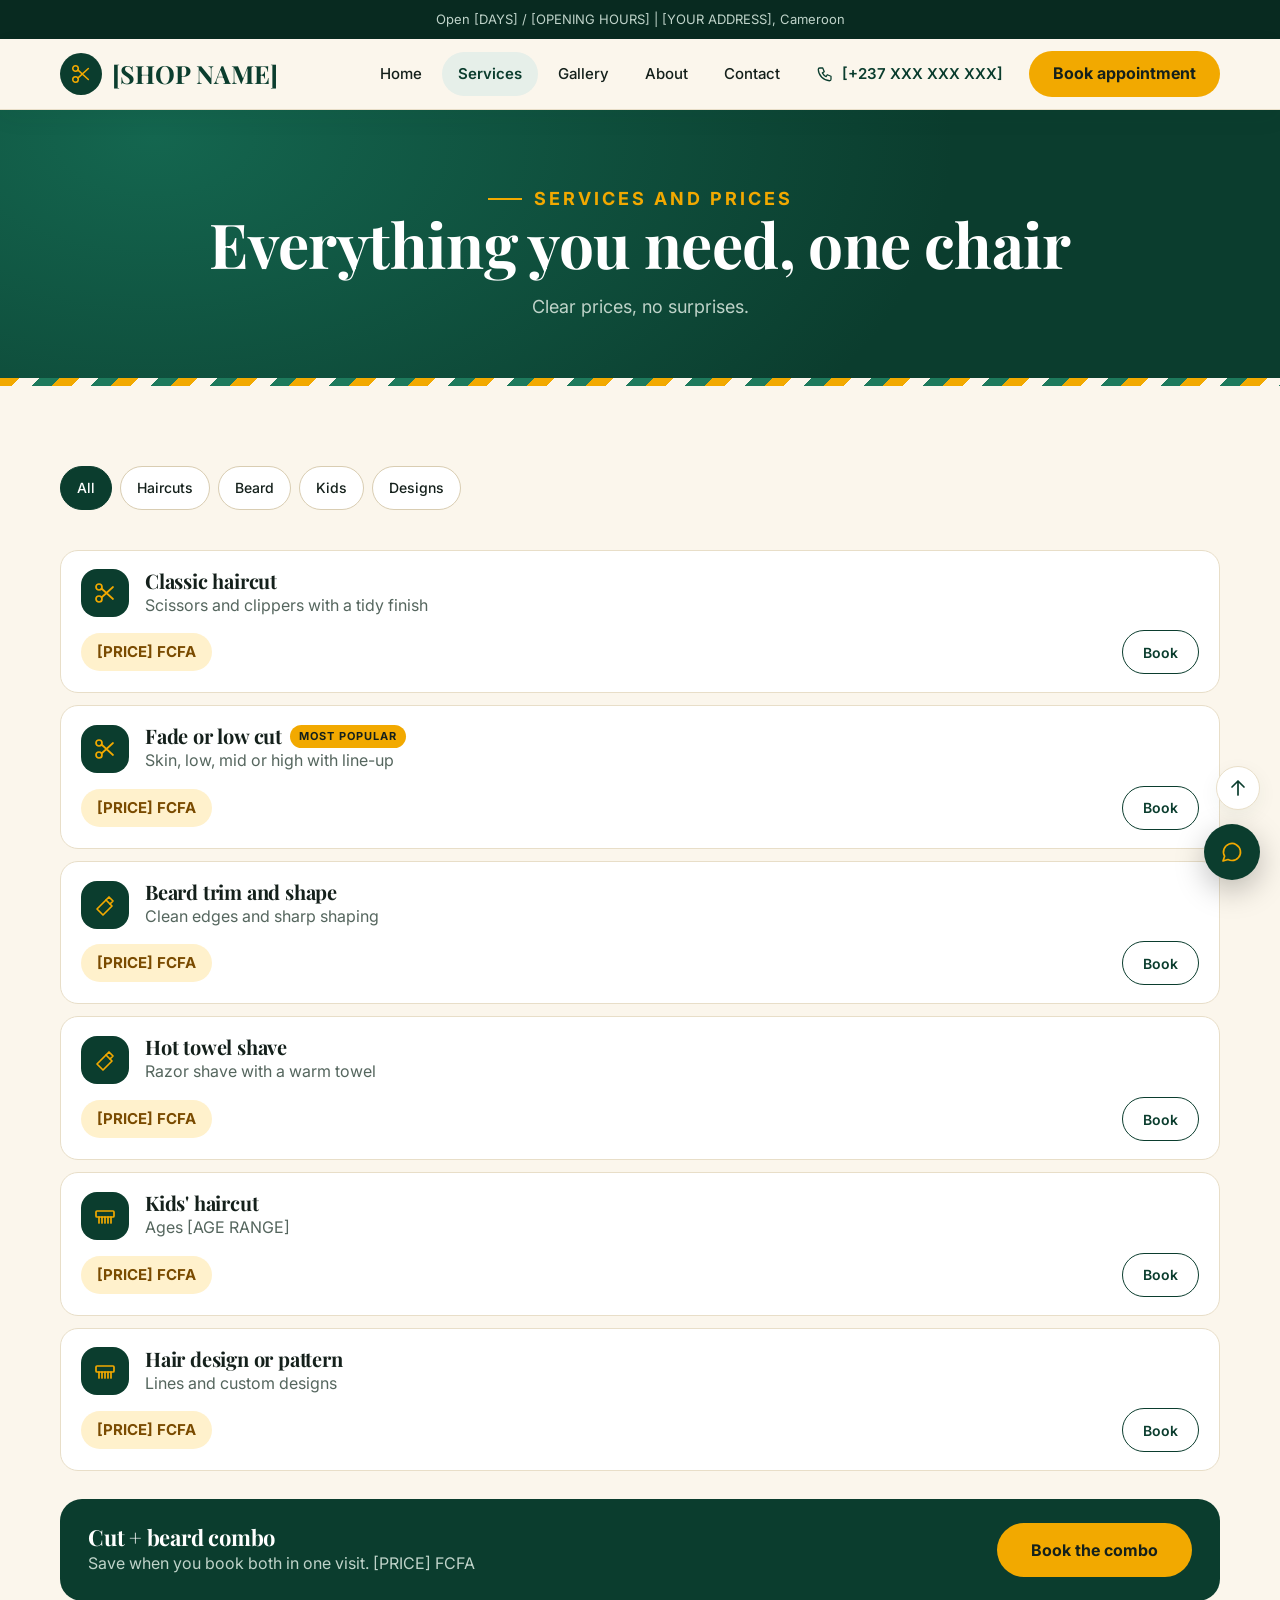
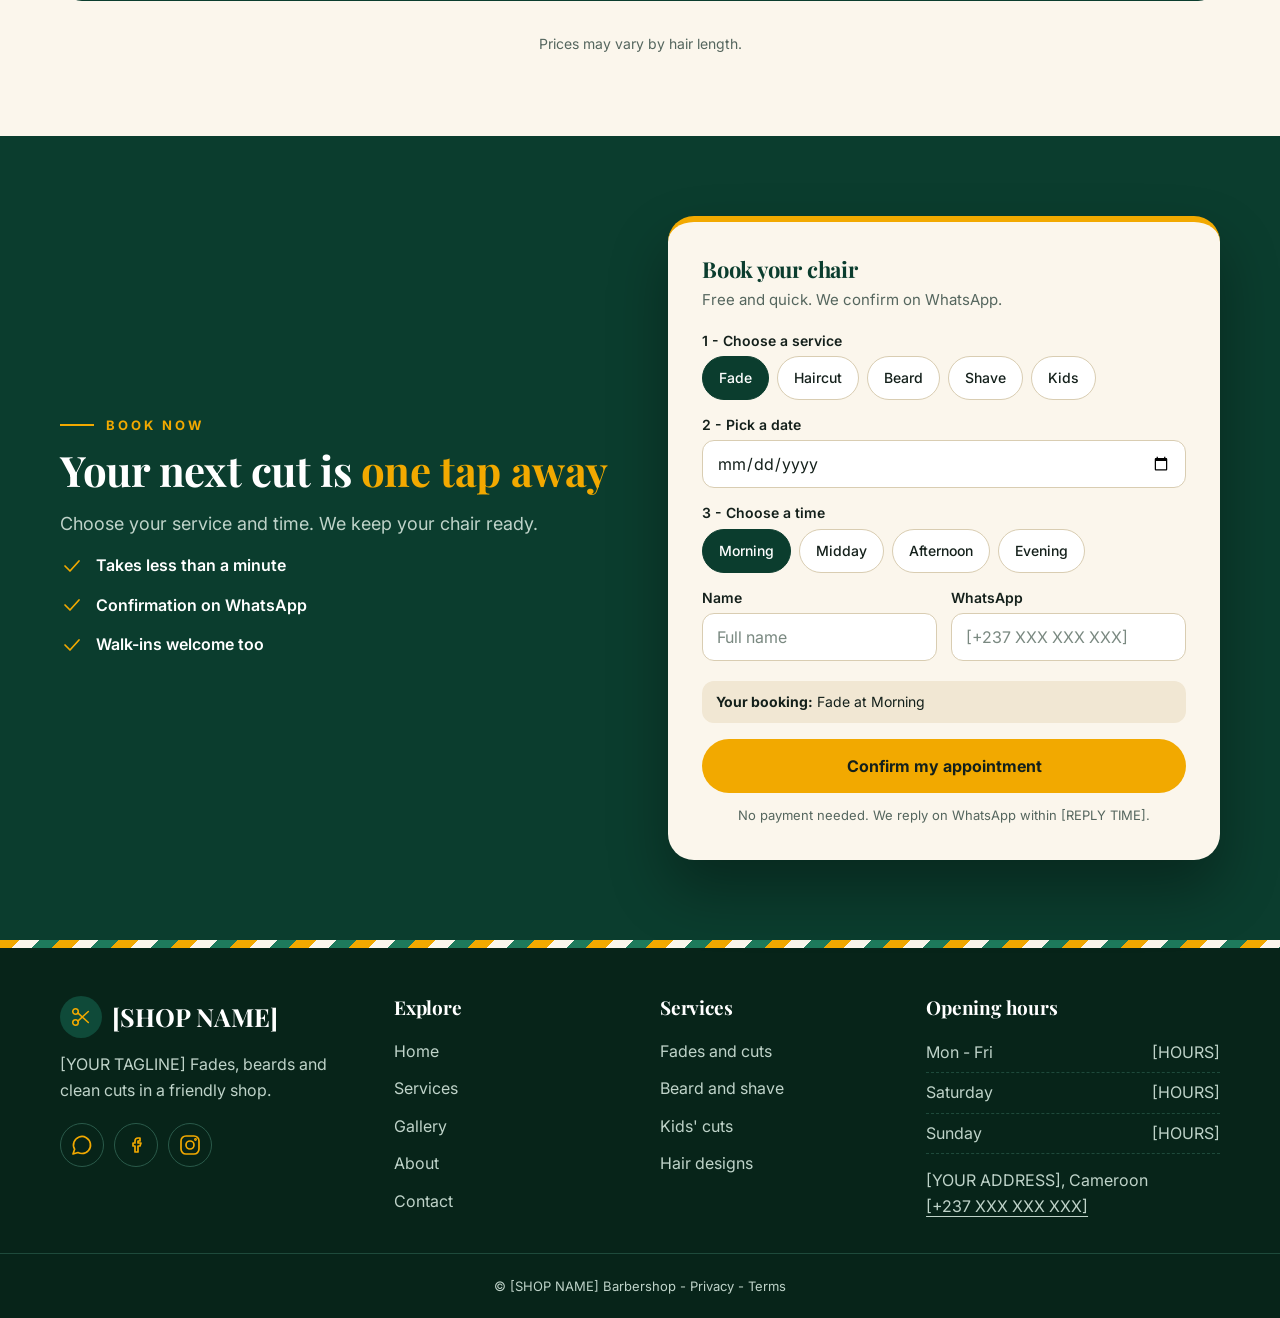
<file: services.html>
<!DOCTYPE html>
<html lang="en">
<head>
<meta charset="utf-8">
<meta name="viewport" content="width=device-width, initial-scale=1">
<title>Services and prices | [SHOP NAME] Barbershop</title>
<meta name="description" content="Haircuts, fades, beard trims and hot towel shaves with clear prices.">
<link rel="preconnect" href="https://fonts.googleapis.com">
<link rel="preconnect" href="https://fonts.gstatic.com" crossorigin>
<link rel="stylesheet" href="https://fonts.googleapis.com/css2?family=Inter:wght@400;500;600;700&family=Playfair+Display:wght@700&display=swap">
<link rel="stylesheet" href="style.css">
</head>
<body>
<span id="top"></span>
<a class="skip" href="#main">Skip to content</a>
<div class="topbar"><p>Open [DAYS] / [OPENING HOURS]<span class="topbar-addr"> | [YOUR ADDRESS], Cameroon</span></p></div>
<header class="site-header">
  <input type="checkbox" id="nav-toggle" class="nav-toggle" aria-label="Open or close the menu">
  <div class="container nav-inner">
    <a class="logo" href="index.html"><span class="logo-badge"><svg class="icon " viewBox="0 0 24 24" aria-hidden="true" focusable="false"><circle cx="6" cy="6" r="3"/><circle cx="6" cy="18" r="3"/><path d="M8.5 7.5L20 18M8.5 16.5L20 6"/></svg></span><span>[SHOP NAME]</span></a>
    <nav class="main-nav" aria-label="Main">
      <ul class="menu"><li><a href="index.html">Home</a></li><li><a href="services.html" aria-current="page">Services</a></li><li><a href="gallery.html">Gallery</a></li><li><a href="about.html">About</a></li><li><a href="contact.html">Contact</a></li><li class="phone"><a href="tel:+237XXXXXXXXX"><svg class="icon " viewBox="0 0 24 24" aria-hidden="true" focusable="false"><path d="M5 4h4l2 5-2.5 1.5a11 11 0 005 5L15 13l5 2v4a2 2 0 01-2 2A16 16 0 013 6a2 2 0 012-2z"/></svg>[+237 XXX XXX XXX]</a></li></ul>
    </nav>
    <a class="cta" href="#book">Book appointment</a>
    <label class="burger" for="nav-toggle" aria-label="Menu"><span></span><span></span><span></span></label>
  </div>
</header>
<main id="main">
<section class="banner"><div class="container"><p class="eyebrow">Services and prices</p><h1>Everything you need, one chair</h1><p class="muted">Clear prices, no surprises.</p></div></section><section class="section bg-cream services"><div class="container">
  <fieldset class="chip-filter"><legend class="sr-only">Filter services</legend><div class="chips"><label class="chip"><input type="radio" name="svcfilter" id="s-all" checked><span>All</span></label><label class="chip"><input type="radio" name="svcfilter" id="s-haircuts"><span>Haircuts</span></label><label class="chip"><input type="radio" name="svcfilter" id="s-beard"><span>Beard</span></label><label class="chip"><input type="radio" name="svcfilter" id="s-kids"><span>Kids</span></label><label class="chip"><input type="radio" name="svcfilter" id="s-designs"><span>Designs</span></label></div></fieldset>
  <ul class="menu-list"><li class="menu-row" data-cat="haircuts"><div class="icon-box"><svg class="icon " viewBox="0 0 24 24" aria-hidden="true" focusable="false"><circle cx="6" cy="6" r="3"/><circle cx="6" cy="18" r="3"/><path d="M8.5 7.5L20 18M8.5 16.5L20 6"/></svg></div><div class="mr-text"><h3>Classic haircut</h3><p class="muted">Scissors and clippers with a tidy finish</p></div><div class="mr-side"><span class="price">[PRICE] FCFA</span><a class="mr-book" href="#book" aria-label="Book Classic haircut">Book</a></div></li><li class="menu-row" data-cat="haircuts"><div class="icon-box"><svg class="icon " viewBox="0 0 24 24" aria-hidden="true" focusable="false"><circle cx="6" cy="6" r="3"/><circle cx="6" cy="18" r="3"/><path d="M8.5 7.5L20 18M8.5 16.5L20 6"/></svg></div><div class="mr-text"><h3>Fade or low cut<span class="tag">Most popular</span></h3><p class="muted">Skin, low, mid or high with line-up</p></div><div class="mr-side"><span class="price">[PRICE] FCFA</span><a class="mr-book" href="#book" aria-label="Book Fade or low cut">Book</a></div></li><li class="menu-row" data-cat="beard"><div class="icon-box"><svg class="icon " viewBox="0 0 24 24" aria-hidden="true" focusable="false"><path d="M4 16l9-9 6 6-9 9z"/><path d="M13 7l3-3 4 4-3 3"/></svg></div><div class="mr-text"><h3>Beard trim and shape</h3><p class="muted">Clean edges and sharp shaping</p></div><div class="mr-side"><span class="price">[PRICE] FCFA</span><a class="mr-book" href="#book" aria-label="Book Beard trim and shape">Book</a></div></li><li class="menu-row" data-cat="beard"><div class="icon-box"><svg class="icon " viewBox="0 0 24 24" aria-hidden="true" focusable="false"><path d="M4 16l9-9 6 6-9 9z"/><path d="M13 7l3-3 4 4-3 3"/></svg></div><div class="mr-text"><h3>Hot towel shave</h3><p class="muted">Razor shave with a warm towel</p></div><div class="mr-side"><span class="price">[PRICE] FCFA</span><a class="mr-book" href="#book" aria-label="Book Hot towel shave">Book</a></div></li><li class="menu-row" data-cat="kids"><div class="icon-box"><svg class="icon " viewBox="0 0 24 24" aria-hidden="true" focusable="false"><rect x="3" y="7" width="18" height="6" rx="1"/><path d="M6 13v6M9 13v6M12 13v6M15 13v6M18 13v6"/></svg></div><div class="mr-text"><h3>Kids' haircut</h3><p class="muted">Ages [AGE RANGE]</p></div><div class="mr-side"><span class="price">[PRICE] FCFA</span><a class="mr-book" href="#book" aria-label="Book Kids' haircut">Book</a></div></li><li class="menu-row" data-cat="designs"><div class="icon-box"><svg class="icon " viewBox="0 0 24 24" aria-hidden="true" focusable="false"><rect x="3" y="7" width="18" height="6" rx="1"/><path d="M6 13v6M9 13v6M12 13v6M15 13v6M18 13v6"/></svg></div><div class="mr-text"><h3>Hair design or pattern</h3><p class="muted">Lines and custom designs</p></div><div class="mr-side"><span class="price">[PRICE] FCFA</span><a class="mr-book" href="#book" aria-label="Book Hair design or pattern">Book</a></div></li></ul>
  <div class="combo"><div><h3>Cut + beard combo</h3><p class="muted">Save when you book both in one visit. [PRICE] FCFA</p></div><a class="btn btn-primary" href="#book">Book the combo</a></div>
  <p class="note-line">Prices may vary by hair length.</p>
</div></section>
<section class="section bg-green" id="book" aria-labelledby="book-title">
  <div class="container split">
    <div>
      <p class="eyebrow">Book now</p>
      <h2 id="book-title">Your next cut is <em>one tap away</em></h2>
      <p class="muted lead">Choose your service and time. We keep your chair ready.</p>
      <ul class="checks"><li><svg class="icon " viewBox="0 0 24 24" aria-hidden="true" focusable="false"><path d="M5 12l5 5 9-10"/></svg>Takes less than a minute</li><li><svg class="icon " viewBox="0 0 24 24" aria-hidden="true" focusable="false"><path d="M5 12l5 5 9-10"/></svg>Confirmation on WhatsApp</li><li><svg class="icon " viewBox="0 0 24 24" aria-hidden="true" focusable="false"><path d="M5 12l5 5 9-10"/></svg>Walk-ins welcome too</li></ul>
    </div>
    <form class="booking" action="#" method="post">
  <!-- Visual form only (HTML + CSS). Connect to Formspree, a PHP handler or a WhatsApp link later. -->
  <h3>Book your chair</h3>
  <p class="sub">Free and quick. We confirm on WhatsApp.</p>
  <fieldset><legend class="legend">1 - Choose a service</legend><div class="chips"><label class="chip"><input type="radio" name="service" value="fade" checked><span>Fade</span></label><label class="chip"><input type="radio" name="service" value="haircut"><span>Haircut</span></label><label class="chip"><input type="radio" name="service" value="beard"><span>Beard</span></label><label class="chip"><input type="radio" name="service" value="shave"><span>Shave</span></label><label class="chip"><input type="radio" name="service" value="kids"><span>Kids</span></label></div></fieldset>
  <label class="field">2 - Pick a date<input type="date" name="date" required><span class="err">Choose a date.</span></label>
  <fieldset><legend class="legend">3 - Choose a time</legend><div class="chips"><label class="chip"><input type="radio" name="time" value="morning" checked><span>Morning</span></label><label class="chip"><input type="radio" name="time" value="midday"><span>Midday</span></label><label class="chip"><input type="radio" name="time" value="afternoon"><span>Afternoon</span></label><label class="chip"><input type="radio" name="time" value="evening"><span>Evening</span></label></div></fieldset>
  <div class="field-row">
    <label class="field">Name<input type="text" name="name" autocomplete="name" placeholder="Full name" required><span class="err">Enter your name.</span></label>
    <label class="field">WhatsApp<input type="tel" name="phone" inputmode="tel" autocomplete="tel" placeholder="[+237 XXX XXX XXX]" required><span class="err">Enter your WhatsApp number.</span></label>
  </div>
  <p class="summary" aria-live="polite"><strong>Your booking:</strong> <span class="sv-fade">Fade</span><span class="sv-haircut">Haircut</span><span class="sv-beard">Beard</span><span class="sv-shave">Shave</span><span class="sv-kids">Kids</span> at <span class="tm-morning">Morning</span><span class="tm-midday">Midday</span><span class="tm-afternoon">Afternoon</span><span class="tm-evening">Evening</span></p>
  <button class="btn btn-primary" type="submit">Confirm my appointment</button>
  <p class="note">No payment needed. We reply on WhatsApp within [REPLY TIME].</p>
</form>
  </div>
</section>
</main>
<footer class="site-footer">
  <div class="container footer-grid">
    <div><a class="logo" href="index.html"><span class="logo-badge"><svg class="icon " viewBox="0 0 24 24" aria-hidden="true" focusable="false"><circle cx="6" cy="6" r="3"/><circle cx="6" cy="18" r="3"/><path d="M8.5 7.5L20 18M8.5 16.5L20 6"/></svg></span><span>[SHOP NAME]</span></a><p class="tagline">[YOUR TAGLINE] Fades, beards and clean cuts in a friendly shop.</p><div class="social"><a href="#" aria-label="WhatsApp"><svg class="icon " viewBox="0 0 24 24" aria-hidden="true" focusable="false"><path d="M3 21l1.6-4.8A8.5 8.5 0 1112 20.5a8.5 8.5 0 01-4-1z"/></svg></a><a href="#" aria-label="Facebook"><svg class="icon " viewBox="0 0 24 24" aria-hidden="true" focusable="false"><path d="M14 8h2V5h-2a3 3 0 00-3 3v2H9v3h2v6h3v-6h2l1-3h-3V8z"/></svg></a><a href="#" aria-label="Instagram"><svg class="icon " viewBox="0 0 24 24" aria-hidden="true" focusable="false"><rect x="3" y="3" width="18" height="18" rx="5"/><circle cx="12" cy="12" r="4"/><circle cx="17.5" cy="6.5" r=".6"/></svg></a></div></div>
    <div class="footer-links"><h3>Explore</h3><a href="index.html">Home</a><br><a href="services.html">Services</a><br><a href="gallery.html">Gallery</a><br><a href="about.html">About</a><br><a href="contact.html">Contact</a><br></div>
    <div class="footer-links"><h3>Services</h3><a href="services.html">Fades and cuts</a><br><a href="services.html">Beard and shave</a><br><a href="services.html">Kids' cuts</a><br><a href="services.html">Hair designs</a><br></div>
    <div><h3>Opening hours</h3><ul class="hours"><li><span>Mon - Fri</span><span>[HOURS]</span></li><li><span>Saturday</span><span>[HOURS]</span></li><li><span>Sunday</span><span>[HOURS]</span></li></ul><p class="address">[YOUR ADDRESS], Cameroon<br><a href="tel:+237XXXXXXXXX">[+237 XXX XXX XXX]</a></p></div>
  </div>
  <p class="legal">&copy; [SHOP NAME] Barbershop - Privacy - Terms</p>
</footer>
<div class="progress" aria-hidden="true"></div>
<nav class="action-bar" aria-label="Quick actions">
  <a href="tel:+237XXXXXXXXX"><svg class="icon " viewBox="0 0 24 24" aria-hidden="true" focusable="false"><path d="M5 4h4l2 5-2.5 1.5a11 11 0 005 5L15 13l5 2v4a2 2 0 01-2 2A16 16 0 013 6a2 2 0 012-2z"/></svg>Call</a>
  <a href="https://wa.me/237XXXXXXXXX" target="_blank" rel="noopener"><svg class="icon " viewBox="0 0 24 24" aria-hidden="true" focusable="false"><path d="M3 21l1.6-4.8A8.5 8.5 0 1112 20.5a8.5 8.5 0 01-4-1z"/></svg>WhatsApp</a>
  <a class="primary" href="#book"><svg class="icon " viewBox="0 0 24 24" aria-hidden="true" focusable="false"><circle cx="12" cy="12" r="9"/><path d="M12 7v5l3 2"/></svg>Book now</a>
</nav>
<a class="fab-wa" href="https://wa.me/237XXXXXXXXX" target="_blank" rel="noopener" aria-label="Chat on WhatsApp"><svg class="icon " viewBox="0 0 24 24" aria-hidden="true" focusable="false"><path d="M3 21l1.6-4.8A8.5 8.5 0 1112 20.5a8.5 8.5 0 01-4-1z"/></svg><span>Chat with us</span></a>
<a class="to-top" href="#top" aria-label="Back to top"><svg class="icon" viewBox="0 0 24 24" aria-hidden="true" focusable="false"><path d="M12 19V5M6 11l6-6 6 6"/></svg></a>
</body>
</html>
</file>
<file: style.css>
/* ==========================================================
   BARBER WEBSITE - shared stylesheet (HTML + CSS only)
   Sections: 1 tokens | 2 reset | 3 layout | 4 components
             5 pages | 6 responsive | 7 utilities
   ========================================================== */

/* 1. TOKENS ------------------------------------------------ */
:root{
  --green-900:#072419;--green-800:#0B3D2E;--green-700:#0F4A39;--green-600:#14523F;--green-500:#1E7A5C;--green-400:#2A8F6D;
  --gold:#F2A900;--gold-hover:#FFC21F;--gold-text:#9A5F00;--gold-soft:#FFF1CC;--price-text:#7A4B00;
  --cream:#FBF6EC;--sand:#F1E7D3;--white:#FFFFFF;--line:#E8DEC8;--input-line:#D9CDB2;
  --ink:#14201B;--muted:#55665E;--muted-dark:#BFD3C9;--live:#4ADE80;
  --topbar:#082A20;--mint:#E6EFE9;--faq-line:#DDD0B5;--dark-line:#1E6B56;--foot-line:#1E4A3B;--social-line:#2A5A4A;
  --font-display:'Playfair Display',Georgia,'Times New Roman',serif;
  --font-body:'Inter',system-ui,-apple-system,'Segoe UI',Roboto,Arial,sans-serif;
  --r-card:22px;--r-booking:26px;--r-tile:20px;--r-input:12px;--r-icon:16px;--r-pill:999px;
  --sh-card:0 6px 20px rgba(11,61,46,.06);
  --sh-card-hover:0 18px 40px rgba(11,61,46,.16);
  --sh-booking:0 30px 60px rgba(0,0,0,.33);
  --sh-header:0 8px 24px rgba(11,61,46,.05);
  --sh-cta:0 8px 18px rgba(242,169,0,.35);
  --t-fast:200ms ease;
  --t-move:250ms cubic-bezier(.2,.8,.2,1);
  --pad-x:20px;--pad-y:48px;--h1:36px;--h2:28px;
}
@media (min-width:768px){:root{--pad-x:24px;--pad-y:56px;--h1:44px;--h2:34px}}
@media (min-width:1024px){:root{--h1:52px;--h2:38px}}
@media (min-width:1280px){:root{--pad-x:40px;--pad-y:80px;--h1:62px;--h2:42px}}

/* 2. RESET ------------------------------------------------- */
*,*::before,*::after{box-sizing:border-box}
html{scroll-behavior:smooth;-webkit-text-size-adjust:100%}
body{margin:0;font:400 16px/1.6 var(--font-body);color:var(--ink);background:var(--cream);-webkit-font-smoothing:antialiased;overflow-x:hidden}
img,svg{display:block;max-width:100%}
a{color:inherit}
h1,h2,h3{font-family:var(--font-display);font-weight:700;margin:0}
h1{font-size:var(--h1);line-height:1.12}
h2{font-size:var(--h2);line-height:1.12}
h3{font-size:22px;line-height:1.2}
p{margin:0}
ul{list-style:none;margin:0;padding:0}
fieldset{border:0;margin:0;padding:0;min-width:0}
:focus-visible{outline:3px solid var(--gold);outline-offset:3px}
.btn-primary:focus-visible,.cta:focus-visible,.ribbon:focus-visible{outline-color:var(--green-800)}
.icon{width:24px;height:24px;flex:none;fill:none;stroke:currentColor;stroke-width:1.7;stroke-linecap:round;stroke-linejoin:round}
.icon.fill{fill:currentColor}
em{font-style:normal;color:var(--gold-text)}
.on-dark em,.hero em,.banner em,.bg-green em{color:var(--gold)}
.sr-only{position:absolute;width:1px;height:1px;margin:-1px;padding:0;overflow:hidden;clip:rect(0 0 0 0);white-space:nowrap;border:0}
.skip{position:absolute;left:12px;top:-60px;z-index:100;background:var(--gold);color:var(--ink);padding:12px 18px;border-radius:var(--r-pill);font-weight:700;text-decoration:none}
.skip:focus{top:12px}

/* 3. LAYOUT ------------------------------------------------ */
.container{width:100%;max-width:calc(1160px + 2 * var(--pad-x));margin:0 auto;padding:0 var(--pad-x)}
.section{padding:var(--pad-y) 0;scroll-margin-top:90px}
.bg-cream{background:var(--cream)}
.bg-sand{background:var(--sand)}
.bg-white{background:var(--white)}
.bg-green{background:var(--green-800);color:#fff}
.on-dark{color:#fff}
.muted{color:var(--muted)}
.bg-green .muted,.hero .muted,.banner .muted,.on-dark .muted{color:var(--muted-dark)}
.lead{font-size:18px;margin-top:16px;max-width:520px}
.section-head{margin-bottom:32px}
.grid{display:grid;gap:24px}
.grid-3{grid-template-columns:1fr}
.split{display:grid;gap:32px;align-items:center}
.split-top{align-items:start}
.center{text-align:center}

/* 4. COMPONENTS ------------------------------------------- */
/* eyebrow */
.eyebrow{display:flex;align-items:center;gap:12px;font:700 13px/1.2 var(--font-body);letter-spacing:3px;text-transform:uppercase;color:var(--green-800);margin-bottom:14px}
.eyebrow::before{content:"";width:34px;height:2px;background:var(--gold);flex:none}
.on-dark .eyebrow,.hero .eyebrow,.banner .eyebrow,.bg-green .eyebrow{color:var(--gold)}

/* top bar */
.topbar{background:var(--topbar);color:var(--muted-dark);font-size:13px;text-align:center;padding:9px 16px}
.topbar-addr{display:none}

/* header + nav */
.site-header{position:sticky;top:0;z-index:20;background:var(--cream);border-bottom:1px solid var(--line);box-shadow:var(--sh-header)}
.nav-toggle{position:absolute;opacity:0;width:1px;height:1px;pointer-events:none}
.nav-inner{display:flex;align-items:center;gap:10px;padding-top:12px;padding-bottom:12px}
.logo{display:flex;align-items:center;gap:10px;margin-right:auto;text-decoration:none;font:700 20px/1 var(--font-display);color:var(--green-800);border-radius:12px}
.logo-badge{width:42px;height:42px;border-radius:50%;background:var(--green-800);color:var(--gold);display:grid;place-items:center;flex:none;transition:transform var(--t-move)}
.logo-badge .icon{width:22px;height:22px}
.logo:hover .logo-badge{transform:rotate(12deg)}
.main-nav{display:none;position:absolute;left:0;right:0;top:100%;background:var(--cream);padding:16px var(--pad-x) 20px;border-bottom:1px solid var(--line);box-shadow:var(--sh-header)}
.nav-toggle:checked ~ .nav-inner .main-nav{display:block;animation:slideDown 250ms ease both}
.menu{display:flex;flex-direction:column;gap:4px}
.menu a{display:flex;align-items:center;gap:8px;min-height:44px;padding:10px 16px;border-radius:var(--r-pill);font:500 15px/1.2 var(--font-body);text-decoration:none;transition:background var(--t-fast),color var(--t-fast),transform var(--t-move)}
.menu a:hover{background:var(--sand);color:var(--green-800);transform:translateY(-1px)}
.menu a:active{transform:scale(.97)}
.menu a[aria-current="page"]{background:var(--mint);color:var(--green-800);font-weight:600}
.menu .phone a{font-weight:600;color:var(--green-800)}
.menu .phone a:hover{background:none;transform:none;text-decoration:underline;text-underline-offset:4px}
.menu .phone .icon{width:18px;height:18px}
.burger{display:inline-flex;flex-direction:column;justify-content:center;gap:5px;width:44px;height:44px;padding:0 10px;cursor:pointer;border-radius:12px}
.burger span{display:block;height:2px;background:var(--ink);border-radius:2px;transition:transform var(--t-move),opacity var(--t-fast),background var(--t-fast)}
.burger:hover span{background:var(--gold)}
.nav-toggle:focus-visible ~ .nav-inner .burger{outline:3px solid var(--gold);outline-offset:3px}
.nav-toggle:checked ~ .nav-inner .burger span:nth-child(1){transform:translateY(7px) rotate(45deg)}
.nav-toggle:checked ~ .nav-inner .burger span:nth-child(2){opacity:0}
.nav-toggle:checked ~ .nav-inner .burger span:nth-child(3){transform:translateY(-7px) rotate(-45deg)}

/* buttons */
.btn{display:inline-flex;align-items:center;justify-content:center;gap:8px;height:54px;padding:0 32px;border:2px solid transparent;border-radius:var(--r-pill);font:700 16px/1 var(--font-body);text-decoration:none;text-align:center;cursor:pointer;transition:background var(--t-fast),border-color var(--t-fast),transform var(--t-move),box-shadow var(--t-move)}
.btn-primary,.cta{background:var(--gold);color:var(--ink)}
.btn-primary:hover,.cta:hover{background:var(--gold-hover);transform:translateY(-2px);box-shadow:var(--sh-cta)}
.btn-primary:active,.cta:active{transform:translateY(0) scale(.98)}
.btn-ghost{background:transparent;color:#fff;border-color:rgba(255,255,255,.33);font-weight:600}
.btn-ghost:hover{background:rgba(255,255,255,.12);border-color:#fff}
.btn-ghost:active{transform:scale(.98)}
.cta{height:44px;padding:0 14px;font-size:14px;white-space:nowrap;border-radius:var(--r-pill);display:inline-flex;align-items:center;font-weight:700;text-decoration:none;transition:background var(--t-fast),transform var(--t-move),box-shadow var(--t-move)}
.link-arrow{display:inline-flex;align-items:center;gap:8px;margin-top:28px;min-height:44px;font-weight:700;color:var(--green-800);text-decoration:none}
.link-arrow:hover{text-decoration:underline;text-underline-offset:4px}
.link-arrow .icon{width:20px;height:20px;transition:transform var(--t-move)}
.link-arrow:hover .icon{transform:translateX(4px)}

/* cards */
.card{position:relative;background:var(--white);border:1px solid var(--line);border-radius:var(--r-card);padding:30px;box-shadow:var(--sh-card);transition:transform var(--t-move),box-shadow var(--t-move),border-color var(--t-fast)}
.card:hover{transform:translateY(-6px);box-shadow:var(--sh-card-hover);border-color:var(--green-500)}
.card:active{transform:translateY(-6px) scale(.99)}
.card p{margin-top:10px}
.card--dark{background:var(--green-700);border-color:var(--dark-line);box-shadow:none;color:#fff}
.card--dark:hover{border-color:var(--gold);box-shadow:none}
.icon-box{width:56px;height:56px;border-radius:var(--r-icon);background:var(--green-800);color:var(--gold);display:grid;place-items:center;margin-bottom:18px;transition:background var(--t-move),color var(--t-move)}
.card:hover .icon-box{background:var(--gold);color:var(--ink)}
.stars{display:flex;gap:3px;color:var(--gold);margin-bottom:14px}
.stars .icon{width:18px;height:18px;fill:currentColor}
.price{display:inline-block;margin-top:18px;background:var(--gold-soft);color:var(--price-text);font-weight:700;font-size:15px;border-radius:var(--r-pill);padding:7px 16px;transition:background var(--t-fast),color var(--t-fast)}
.card:hover .price{background:var(--gold);color:var(--ink)}
.ribbon{position:absolute;top:16px;right:16px;background:var(--gold);color:var(--ink);font:700 11px/1 var(--font-body);text-transform:uppercase;letter-spacing:1px;padding:7px 10px;border-radius:var(--r-pill)}
.card a:not(.btn){text-underline-offset:4px;text-decoration:none;font-weight:600}
.card a:not(.btn):hover{text-decoration:underline}

/* forms: chips, fields, booking card */
.booking{background:var(--cream);color:var(--ink);border-radius:var(--r-booking);padding:24px;border-top:6px solid var(--gold);box-shadow:var(--sh-booking)}
.booking h3{color:var(--green-800)}
.booking .sub{font-size:15px;color:var(--muted);margin:6px 0 20px}
.booking .note{font-size:13px;color:var(--muted);margin-top:12px;text-align:center}
.legend{display:block;padding:0;margin-bottom:6px;font:600 14px/1.3 var(--font-body)}
.chips{display:flex;flex-wrap:wrap;gap:8px;margin-bottom:16px}
.chip{position:relative;display:inline-block}
.chip input{position:absolute;inset:0;width:100%;height:100%;margin:0;opacity:0;cursor:pointer}
.chip span{display:inline-flex;align-items:center;min-height:44px;padding:9px 16px;border:1.5px solid var(--input-line);border-radius:var(--r-pill);background:var(--white);font:500 14px/1 var(--font-body);transition:background var(--t-fast),border-color var(--t-fast),color var(--t-fast)}
.chip:hover span{border-color:var(--green-500);background:var(--sand)}
.chip input:checked + span{background:var(--green-800);color:#fff;border-color:var(--green-800)}
.chip input:focus-visible + span{outline:3px solid var(--gold);outline-offset:3px}
.field{display:block;margin-bottom:16px;font:600 14px/1.3 var(--font-body)}
.field input{display:block;width:100%;height:48px;margin-top:6px;padding:0 14px;border:1.5px solid var(--input-line);border-radius:var(--r-input);background:var(--white);color:var(--ink);font:400 16px var(--font-body);transition:border-color var(--t-fast),box-shadow var(--t-fast)}
.field input::placeholder{color:#7A8981}
.field input:hover{border-color:#9FB5AB}
.field input:focus{outline:none;border-color:var(--green-500);box-shadow:0 0 0 4px rgba(30,122,92,.2)}
.field-row{display:grid;grid-template-columns:1fr;gap:0 14px}
.booking .btn{width:100%}

/* tiles + lightbox */
.gallery-grid{display:grid;grid-template-columns:repeat(auto-fit,minmax(240px,1fr));grid-auto-rows:210px;gap:16px}
.tile{position:relative;display:flex;align-items:flex-end;padding:16px;border-radius:var(--r-tile);overflow:hidden;color:#fff;text-decoration:none;isolation:isolate;cursor:pointer}
.tile.tall{grid-row:span 2}
.tile-bg{position:absolute;inset:0;z-index:-2;transition:transform 400ms ease}
.g1{background:linear-gradient(135deg,#0B3D2E,#1E7A5C)}
.g2{background:linear-gradient(135deg,#14523F,#2A8F6D)}
.g3{background:linear-gradient(135deg,#0F4A39,#1E7A5C)}
.tile .icon.tile-icon{position:absolute;inset:0;margin:auto;width:64px;height:64px;color:rgba(255,255,255,.55);z-index:-1;transition:transform 400ms ease}
.tile::after{content:"";position:absolute;inset:0;background:rgba(7,36,25,.35);opacity:0;transition:opacity var(--t-move);z-index:-1}
.tile:hover .tile-bg,.tile:hover .tile-icon{transform:scale(1.06)}
.tile:hover::after{opacity:1}
.tile-label{background:rgba(0,0,0,.4);padding:6px 14px;border-radius:var(--r-pill);font-size:13px;transition:transform var(--t-move)}
.tile:hover .tile-label{transform:translateY(-4px)}
.tile:active{transform:scale(.99)}
.lightbox{display:none;position:fixed;inset:0;z-index:50;background:rgba(7,36,25,.92);place-items:center;align-content:center;gap:16px;padding:24px;color:#fff;text-align:center}
.lightbox:target{display:grid}
.lb-frame{position:relative;display:grid;place-items:center;width:min(92vw,760px);height:min(60vh,480px);border-radius:var(--r-tile);color:rgba(255,255,255,.7)}
.lb-frame .icon{width:96px;height:96px}
.lb-close{position:absolute;top:16px;right:16px;width:44px;height:44px;border-radius:50%;display:grid;place-items:center;background:var(--gold);color:var(--ink);text-decoration:none;transition:transform var(--t-move)}
.lb-close:hover{transform:scale(1.08)}
.chip-filter{margin-bottom:24px}

/* faq */
.faq details{border-bottom:1px solid var(--faq-line);padding:20px 0;transition:background var(--t-fast),padding var(--t-fast)}
.faq details[open]{background:var(--white);padding:20px 16px}
.faq summary{display:flex;justify-content:space-between;align-items:center;gap:16px;min-height:44px;font:600 18px/1.4 var(--font-body);cursor:pointer;list-style:none;transition:color var(--t-fast)}
.faq summary::-webkit-details-marker{display:none}
.faq summary::after{content:"+";font-size:28px;line-height:1;color:var(--green-800);transition:transform var(--t-move);flex:none}
.faq summary:hover{color:var(--green-500)}
.faq details[open] summary::after{transform:rotate(45deg)}
.faq details p{margin-top:10px;color:var(--muted)}
.faq details[open] p{animation:fadeIn 300ms ease both}

/* footer */
.site-footer{background:var(--green-900);color:var(--muted-dark)}
.footer-grid{display:grid;grid-template-columns:1fr;gap:40px;padding-top:48px;padding-bottom:32px}
.site-footer h3{color:#fff;font-size:19px;margin-bottom:14px}
.site-footer .logo{color:#fff;margin-bottom:14px}
.site-footer .logo-badge{background:var(--green-700)}
.footer-links a{display:inline-block;padding:6px 0;min-height:32px;color:var(--muted-dark);text-decoration:none;transition:color var(--t-fast),transform var(--t-move)}
.footer-links a:hover{color:var(--gold);transform:translateX(4px)}
.tagline{max-width:300px}
.social{display:flex;gap:10px;margin-top:20px}
.social a{width:44px;height:44px;border-radius:50%;border:1px solid var(--social-line);color:var(--gold);display:grid;place-items:center;transition:background var(--t-fast),color var(--t-fast),transform var(--t-move)}
.social a:hover{background:var(--gold);color:var(--ink);transform:translateY(-3px)}
.social a:active{transform:scale(.95)}
.hours li{display:flex;justify-content:space-between;gap:12px;padding:7px 0;border-bottom:1px dashed var(--foot-line)}
.address{margin-top:14px}
.address a{text-underline-offset:4px}
.address a:hover{text-decoration:underline}
.legal{border-top:1px solid var(--foot-line);text-align:center;font-size:13px;padding:22px 16px}


/* Gallery filter (CSS only) */
.gallery:has(#f-fades:checked) .tile:not([data-cat~="fades"]){display:none}
.gallery:has(#f-beards:checked) .tile:not([data-cat~="beards"]){display:none}
.gallery:has(#f-kids:checked) .tile:not([data-cat~="kids"]){display:none}
.gallery:has(#f-designs:checked) .tile:not([data-cat~="designs"]){display:none}

/* 5. PAGES ------------------------------------------------- */
.hero{background:radial-gradient(800px 460px at 12% 10%,#14664F,transparent),var(--green-800);color:#fff}
.hero .section{padding-top:48px;padding-bottom:56px}
.hero-grid{display:grid;gap:32px;align-items:center}
.hero-copy>*{animation:fadeUp 600ms both}
.hero-copy>*:nth-child(2){animation-delay:80ms}
.hero-copy>*:nth-child(3){animation-delay:160ms}
.hero-copy>*:nth-child(4){animation-delay:240ms}
.hero-copy>*:nth-child(5){animation-delay:320ms}
.hero .booking{animation:fadeLeft 700ms 200ms both}
.hero h1{margin-bottom:0}
.hero-lead{font-size:19px;max-width:500px;margin:24px 0 32px}
.hero-actions{display:flex;flex-wrap:wrap;gap:12px}
.hero-actions .btn{width:100%}
.live{display:inline-flex;align-items:center;gap:10px;background:rgba(255,255,255,.08);border:1px solid rgba(255,255,255,.17);border-radius:var(--r-pill);padding:7px 16px;font-size:13px;margin-bottom:22px}
.live i{width:8px;height:8px;border-radius:50%;background:var(--live);animation:pulse 2s infinite}
.rating{display:flex;flex-wrap:wrap;align-items:center;gap:10px;margin-top:32px;font-size:14px}
.rating .stars{margin:0}
.strip{background:var(--white);border-top:1px solid var(--line);border-bottom:1px solid var(--line);padding:28px 0}
.strip ul{display:grid;grid-template-columns:1fr 1fr;gap:20px}
.strip li{display:flex;align-items:center;gap:12px;font-weight:600}
.strip .icon{width:26px;height:26px;color:var(--gold);transition:transform var(--t-move)}
.strip li:hover .icon{transform:translateY(-2px)}
.steps{position:relative;display:grid;gap:32px}
.steps li{position:relative;z-index:1}
.num{width:52px;height:52px;border-radius:50%;background:var(--green-800);color:var(--gold);display:grid;place-items:center;font:700 24px/1 var(--font-display);margin-bottom:16px}
.steps p{margin-top:8px}
.checks li{display:flex;align-items:center;gap:12px;margin-top:14px;font-weight:600}
.checks .icon{color:var(--gold)}
.banner{background:radial-gradient(800px 460px at 12% 10%,#14664F,transparent),var(--green-800);color:#fff;text-align:center;padding:48px 0}
.banner p{max-width:560px;margin:14px auto 0;font-size:18px}
.banner .eyebrow{justify-content:center}
.about-panel{min-height:300px;border-radius:var(--r-booking);background:linear-gradient(135deg,var(--green-800),var(--green-500));display:grid;place-items:center;color:#fff;transition:transform var(--t-move)}
.about-panel:hover{transform:scale(1.03)}
.about-panel .icon{width:140px;height:140px;stroke-width:1.2}
.about-copy .btn{margin-top:28px}
.team{text-align:center}
.avatar{width:120px;height:120px;border-radius:50%;margin:0 auto 16px;background:linear-gradient(135deg,var(--green-800),var(--green-500));display:grid;place-items:center;color:rgba(255,255,255,.7);font-size:12px}
.map{height:320px;border-radius:var(--r-booking);background:linear-gradient(135deg,var(--green-800),var(--green-500));display:grid;place-items:center;color:#fff;margin-top:32px;text-align:center;padding:16px}
.note-line{text-align:center;color:var(--muted);font-size:14px;margin-top:32px}

/* 6. RESPONSIVE (mobile-first) ----------------------------- */
@keyframes fadeUp{from{opacity:0;transform:translateY(18px)}to{opacity:1;transform:none}}
@keyframes fadeLeft{from{opacity:0;transform:translateX(24px)}to{opacity:1;transform:none}}
@keyframes fadeIn{from{opacity:0}to{opacity:1}}
@keyframes slideDown{from{opacity:0;transform:translateY(-8px)}to{opacity:1;transform:none}}
@keyframes pulse{0%{box-shadow:0 0 0 0 rgba(74,222,128,.6)}70%{box-shadow:0 0 0 8px rgba(74,222,128,0)}100%{box-shadow:0 0 0 0 rgba(74,222,128,0)}}

@media (min-width:480px){
  .grid-3{grid-template-columns:repeat(2,1fr)}
  .field-row{grid-template-columns:1fr 1fr}
  .hero-actions .btn{width:auto}
  .booking{padding:34px}
  .footer-grid{grid-template-columns:1fr 1fr}
}
@media (min-width:640px){
  .topbar-addr{display:inline}
  .logo{font-size:25px}
}
@media (min-width:768px){
  .hero-grid,.split{grid-template-columns:1fr 1fr;gap:56px}
  .steps{grid-template-columns:repeat(3,1fr)}
  .strip ul{grid-template-columns:repeat(4,auto);justify-content:space-between}
  .hero .section{padding-top:72px;padding-bottom:88px}
  .banner{padding:64px 0}
  .about-panel{min-height:420px}
}
@media (min-width:900px){
  .grid-3{grid-template-columns:repeat(3,1fr)}
  .burger{display:none}
  .main-nav,.nav-toggle:checked ~ .nav-inner .main-nav{display:block;position:static;background:none;padding:0;border:0;box-shadow:none;animation:none}
  .menu{flex-direction:row;align-items:center;gap:4px}
  .cta{height:46px;padding:0 24px;font-size:16px}
  .steps::before{content:"";position:absolute;top:26px;left:52px;right:33.333%;border-top:2px dashed var(--input-line)}
}
@media (min-width:1024px){
  .footer-grid{grid-template-columns:1.3fr 1fr 1fr 1.3fr;gap:40px}
  .split,.hero-grid{gap:56px}
}

/* 7. UTILITIES / REDUCED MOTION ---------------------------- */
.mt-0{margin-top:0}
@media (prefers-reduced-motion:reduce){
  *,*::before,*::after{animation:none!important;transition:none!important;scroll-behavior:auto!important}
  .btn:hover,.cta:hover,.card:hover,.card:active,.menu a:hover,.tile:hover .tile-bg,.tile:hover .tile-icon,.tile:hover .tile-label,.about-panel:hover,.footer-links a:hover,.social a:hover,.logo:hover .logo-badge,.strip li:hover .icon{transform:none}
}

/* 8. PRO UPGRADE: polish + interactive features (CSS only) ---- */
h1,h2,h3{text-wrap:balance;letter-spacing:-.01em}
p{text-wrap:pretty}
/* barber-pole stripe motif */
.hero,.banner{position:relative}
.hero::after,.banner::after,.site-footer::before{content:"";display:block;height:8px;background:repeating-linear-gradient(135deg,var(--gold) 0 14px,var(--cream) 14px 28px,var(--green-500) 28px 42px)}
.hero::after,.banner::after{position:absolute;left:0;right:0;bottom:0}
/* booking: live summary + validation */
.summary{font-size:14px;background:var(--sand);border-radius:var(--r-input);padding:10px 14px;margin:4px 0 16px}
.summary span{display:none}
.err{display:none;margin-top:4px;font:500 12.5px/1.3 var(--font-body);color:#9B1C1C}
.field input:user-invalid{border-color:#9B1C1C}
.field input:user-invalid ~ .err{display:block}
.field input:user-valid{border-color:var(--green-500)}
/* services menu */
.menu-list{display:grid;gap:12px}
.menu-row{display:grid;grid-template-columns:auto 1fr;gap:12px 16px;align-items:center;padding:18px 20px;background:var(--white);border:1px solid var(--line);border-radius:18px;transition:transform var(--t-move),box-shadow var(--t-move),border-color var(--t-fast)}
.menu-row .icon-box{width:48px;height:48px;margin:0}
.menu-row h3{display:flex;flex-wrap:wrap;align-items:center;gap:8px;font-size:20px}
.menu-row:hover{transform:translateX(4px);border-color:var(--green-500);box-shadow:var(--sh-card-hover)}
.menu-row:hover .icon-box{background:var(--gold);color:var(--ink)}
.menu-row:hover .price{background:var(--gold);color:var(--ink)}
.mr-side{grid-column:1 / -1;display:flex;align-items:center;justify-content:space-between;gap:14px}
.mr-side .price{margin:0}
.tag{font:700 11px/1 var(--font-body);text-transform:uppercase;letter-spacing:1px;background:var(--gold);color:var(--ink);padding:6px 9px;border-radius:var(--r-pill)}
.mr-book{display:inline-flex;align-items:center;min-height:44px;padding:0 20px;border:1.5px solid var(--green-800);border-radius:var(--r-pill);font:600 14px var(--font-body);color:var(--green-800);text-decoration:none;transition:background var(--t-fast),color var(--t-fast)}
.mr-book:hover{background:var(--green-800);color:#fff}
.combo{display:flex;flex-wrap:wrap;align-items:center;justify-content:space-between;gap:16px;margin-top:28px;padding:24px 28px;background:var(--green-800);color:#fff;border-radius:var(--r-card)}
.combo .muted{color:var(--muted-dark)}
/* quick actions */
.progress{position:fixed;top:0;left:0;right:0;height:3px;background:var(--gold);transform-origin:0 50%;transform:scaleX(0);z-index:60}
.action-bar{position:fixed;left:0;right:0;bottom:0;z-index:40;display:grid;grid-template-columns:1fr 1fr 1.3fr;gap:8px;padding:8px 12px calc(8px + env(safe-area-inset-bottom));background:var(--green-900);border-top:1px solid var(--foot-line)}
.action-bar a{display:flex;align-items:center;justify-content:center;gap:8px;min-height:48px;border-radius:var(--r-pill);background:var(--green-700);color:#fff;font:600 14px var(--font-body);text-decoration:none;transition:background var(--t-fast),transform var(--t-move)}
.action-bar a .icon{width:20px;height:20px;color:var(--gold)}
.action-bar a:hover{background:var(--green-600)}
.action-bar a:active{transform:scale(.97)}
.action-bar a.primary{background:var(--gold);color:var(--ink)}
.action-bar a.primary .icon{color:var(--ink)}
.action-bar a.primary:hover{background:var(--gold-hover)}
.fab-wa,.to-top{display:none}
@media (max-width:767px){body{padding-bottom:72px}}
@media (min-width:768px){
  .action-bar{display:none}
  .fab-wa{position:fixed;right:20px;bottom:20px;z-index:30;display:flex;align-items:center;gap:0;height:56px;padding:0 16px;border-radius:var(--r-pill);background:var(--green-800);color:#fff;text-decoration:none;font-weight:600;box-shadow:0 10px 30px rgba(0,0,0,.25);transition:transform var(--t-move),background var(--t-fast)}
  .fab-wa .icon{color:var(--gold)}
  .fab-wa span{max-width:0;overflow:hidden;white-space:nowrap;transition:max-width 300ms ease,margin 300ms ease}
  .fab-wa:hover,.fab-wa:focus-visible{background:var(--green-700);transform:translateY(-2px)}
  .fab-wa:hover span,.fab-wa:focus-visible span{max-width:140px;margin-left:10px}
}
/* carousel (reviews on small screens) */
@media (max-width:899px){
  .carousel{display:flex;overflow-x:auto;gap:16px;scroll-snap-type:x mandatory;padding:0 var(--pad-x) 16px;margin:0 calc(var(--pad-x) * -1);scroll-padding:0 var(--pad-x);scrollbar-width:thin}
  .carousel>*{flex:0 0 82%;scroll-snap-align:start}
}
/* scroll-driven effects (progressive enhancement) */
@supports (animation-timeline:scroll()){
  @keyframes grow{to{transform:scaleX(1)}}
  @keyframes shrink{to{padding-top:6px;padding-bottom:6px}}
  @keyframes topin{from{opacity:0;pointer-events:none}to{opacity:1;pointer-events:auto}}
  @keyframes rise{from{opacity:0;transform:translateY(24px)}to{opacity:1;transform:none}}
  .progress{animation:grow linear both;animation-timeline:scroll(root block)}
  .nav-inner{animation:shrink linear both;animation-timeline:scroll(root block);animation-range:0 120px}
  .section-head,.menu-list,.grid-3,.steps,.gallery-grid,.combo{animation:rise linear both;animation-timeline:view();animation-range:entry 0% entry 30%}
  .to-top{animation:topin linear both;animation-timeline:scroll(root block);animation-range:0 500px}
  @media (min-width:768px){
    .to-top{position:fixed;right:20px;bottom:90px;z-index:30;display:grid;place-items:center;width:44px;height:44px;border-radius:50%;background:var(--white);color:var(--green-800);border:1px solid var(--line);box-shadow:var(--sh-card);transition:background var(--t-fast),color var(--t-fast)}
    .to-top:hover{background:var(--green-800);color:var(--gold)}
  }
}
.booking:has(input[name="service"][value="fade"]:checked) .sv-fade{display:inline}
.booking:has(input[name="service"][value="haircut"]:checked) .sv-haircut{display:inline}
.booking:has(input[name="service"][value="beard"]:checked) .sv-beard{display:inline}
.booking:has(input[name="service"][value="shave"]:checked) .sv-shave{display:inline}
.booking:has(input[name="service"][value="kids"]:checked) .sv-kids{display:inline}
.booking:has(input[name="time"][value="morning"]:checked) .tm-morning{display:inline}
.booking:has(input[name="time"][value="midday"]:checked) .tm-midday{display:inline}
.booking:has(input[name="time"][value="afternoon"]:checked) .tm-afternoon{display:inline}
.booking:has(input[name="time"][value="evening"]:checked) .tm-evening{display:inline}
.services:has(#s-haircuts:checked) .menu-row:not([data-cat~="haircuts"]){display:none}
.services:has(#s-beard:checked) .menu-row:not([data-cat~="beard"]){display:none}
.services:has(#s-kids:checked) .menu-row:not([data-cat~="kids"]){display:none}
.services:has(#s-designs:checked) .menu-row:not([data-cat~="designs"]){display:none}
</file>
